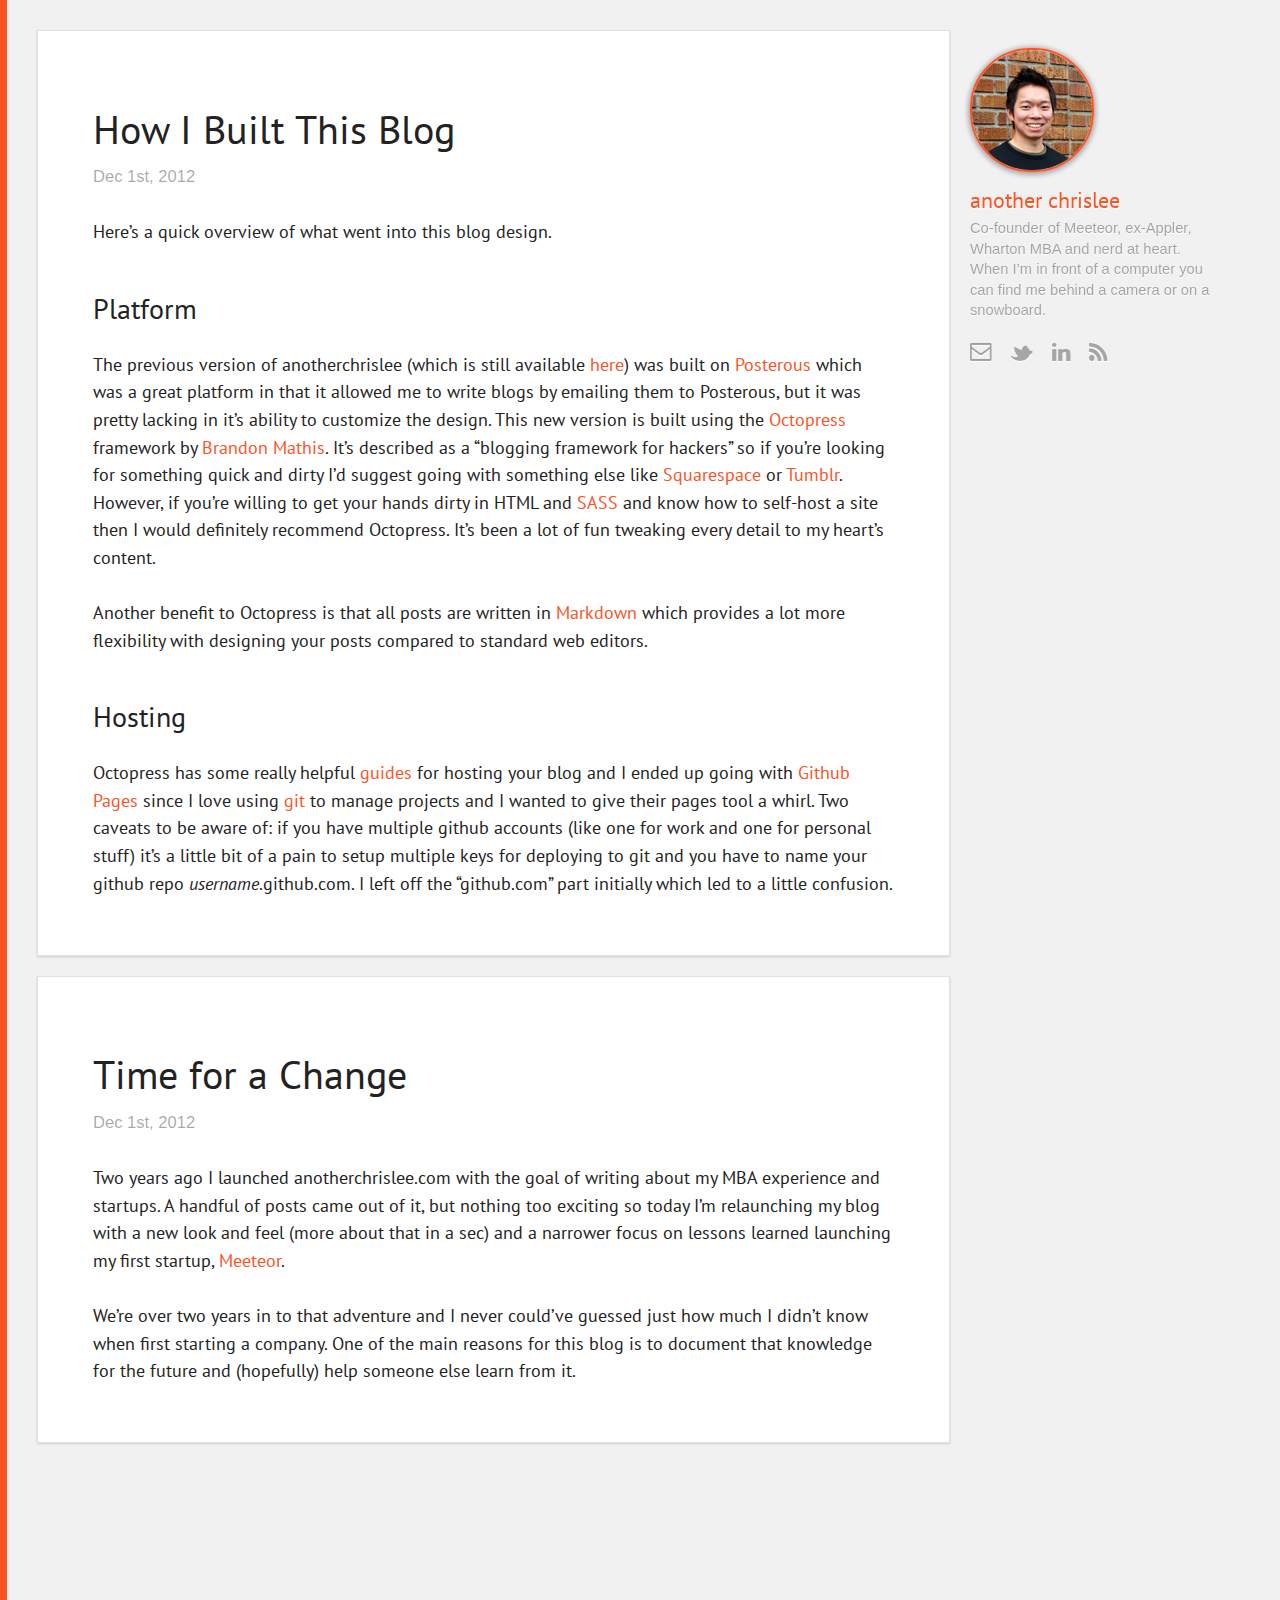
<file: index.html>
<!DOCTYPE html>
<!--[if IEMobile 7 ]><html class="no-js iem7"><![endif]-->
<!--[if lt IE 9]><html class="no-js lte-ie8"><![endif]-->
<!--[if (gt IE 8)|(gt IEMobile 7)|!(IEMobile)|!(IE)]><!--><html class="no-js" lang="en"><!--<![endif]-->
<head>
  <meta charset="utf-8">
  <title>another chrislee</title>
  <meta name="author" content="Chris Lee">

  
  <meta name="description" content="Here&#8217;s a quick overview of what went into this blog design. Platform The previous version of anotherchrislee (which is still available here) &hellip;">
  

  <!-- http://t.co/dKP3o1e -->
  <meta name="HandheldFriendly" content="True">
  <meta name="MobileOptimized" content="320">
  <meta name="viewport" content="width=device-width, initial-scale=1">

  
  <link rel="canonical" href="http://chris-lee.github.com/">
  <link href="/favicon.png" rel="icon">
  <link href="/stylesheets/screen.css" media="screen, projection" rel="stylesheet" type="text/css">
  <script src="/javascripts/modernizr-2.0.js"></script>
  <script src="/javascripts/ender.js"></script>
  <script src="/javascripts/octopress.js" type="text/javascript"></script>
  <link href="/atom.xml" rel="alternate" title="another chrislee" type="application/atom+xml">
  <!--Fonts from Google"s Web font directory at http://google.com/webfonts -->
<link href="http://fonts.googleapis.com/css?family=PT+Serif:regular,italic,bold,bolditalic" rel="stylesheet" type="text/css">
<link href="http://fonts.googleapis.com/css?family=PT+Sans:regular,italic,bold,bolditalic" rel="stylesheet" type="text/css">

  
  <script type="text/javascript">
    var _gaq = _gaq || [];
    _gaq.push(['_setAccount', 'UA-15271777-1']);
    _gaq.push(['_trackPageview']);

    (function() {
      var ga = document.createElement('script'); ga.type = 'text/javascript'; ga.async = true;
      ga.src = ('https:' == document.location.protocol ? 'https://ssl' : 'http://www') + '.google-analytics.com/ga.js';
      var s = document.getElementsByTagName('script')[0]; s.parentNode.insertBefore(ga, s);
    })();
  </script>


</head>

<body   >
  <!-- <header role="banner"><hgroup>
  <h1><a href="/">another chrislee</a></h1>
  
    <h2>startups, tech, and other fun things</h2>
  
</hgroup>

</header> -->
  <!-- <nav role="navigation"><ul class="subscription" data-subscription="rss">
  <li><a href="/atom.xml" rel="subscribe-rss" title="subscribe via RSS">RSS</a></li>
  
</ul>
  
<form action="http://google.com/search" method="get">
  <fieldset role="search">
    <input type="hidden" name="q" value="site:chris-lee.github.com" />
    <input class="search" type="text" name="q" results="0" placeholder="Search"/>
  </fieldset>
</form>
  
<ul class="main-navigation">
  <li><a href="/">Blog</a></li>
  <li><a href="/blog/archives">Archives</a></li>
</ul>

</nav> -->
  <div id="main">
    <div id="content">
      <div class="blog-index">
  
  
  
    <article>
      
  <header>
    
      <h1 class="entry-title"><a href="/blog/2012/12/01/how-i-built-this-blog/">How I Built This Blog</a></h1>
    
    
      <p class="meta">
        








  


<time datetime="2012-12-01T16:25:00-08:00" pubdate data-updated="true">Dec 1<span>st</span>, 2012</time>
        
      </p>
    
  </header>


  <div class="entry-content"><p>Here&#8217;s a quick overview of what went into this blog design.</p>

<h2>Platform</h2>

<p>The previous version of anotherchrislee (which is still available <a href="http://anotherchrislee.posterous.com">here</a>) was built on <a href="http://posterous.com">Posterous</a> which was a great platform in that it allowed me to write blogs by emailing them to Posterous, but it was pretty lacking in it&#8217;s ability to customize the design. This new version is built using the <a href="http://octopress.org">Octopress</a> framework by <a href="http://brandonmathis.com/">Brandon Mathis</a>. It&#8217;s described as a &#8220;blogging framework for hackers&#8221; so if you&#8217;re looking for something quick and dirty I&#8217;d suggest going with something else like <a href="http://squarespace.com">Squarespace</a> or <a href="http://tumblr.com">Tumblr</a>. However, if you&#8217;re willing to get your hands dirty in HTML and <a href="http://sass-lang.com">SASS</a> and know how to self-host a site then I would definitely recommend Octopress. It&#8217;s been a lot of fun tweaking every detail to my heart&#8217;s content.</p>

<p>Another benefit to Octopress is that all posts are written in <a href="http://daringfireball.net/projects/markdown/">Markdown</a> which provides a lot more flexibility with designing your posts compared to standard web editors.</p>

<h2>Hosting</h2>

<p>Octopress has some really helpful <a href="http://octopress.org/docs/deploying/">guides</a> for hosting your blog and I ended up going with <a href="http://pages.github.com/">Github Pages</a> since I love using <a href="http://git-scm.com">git</a> to manage projects and I wanted to give their pages tool a whirl. Two caveats to be aware of: if you have multiple github accounts (like one for work and one for personal stuff) it&#8217;s a little bit of a pain to setup multiple keys for deploying to git and you have to name your github repo <em>username</em>.github.com. I left off the &#8220;github.com&#8221; part initially which led to a little confusion.</p>
</div>
  
  


    </article>
  
  
    <article>
      
  <header>
    
      <h1 class="entry-title"><a href="/blog/2012/12/01/time-for-a-change/">Time for a Change</a></h1>
    
    
      <p class="meta">
        








  


<time datetime="2012-12-01T14:50:00-08:00" pubdate data-updated="true">Dec 1<span>st</span>, 2012</time>
        
      </p>
    
  </header>


  <div class="entry-content"><p>Two years ago I launched anotherchrislee.com with the goal of writing about my MBA experience and startups. A handful of posts came out of it, but nothing too exciting so today I&#8217;m relaunching my blog with a new look and feel (more about that in a sec) and a narrower focus on lessons learned launching my first startup, <a href="http://meeteor.com">Meeteor</a>.</p>

<p>We&#8217;re over two years in to that adventure and I never could&#8217;ve guessed just how much I didn&#8217;t know when first starting a company. One of the main reasons for this blog is to document that knowledge for the future and (hopefully) help someone else learn from it.</p>
</div>
  
  


    </article>
  
  <div class="pagination">
    

    
  </div>
</div>
<aside class="sidebar">
  
    <section class="about">
  <div class="headshot-container">
    <img src="/images/headshot.png">
  </div>
  <a href="/"><h1>another chrislee</h1></a>
  <p>Co-founder of Meeteor, ex-Appler, Wharton MBA and nerd at heart. When I&#8217;m in front of a computer you can find me behind a camera or on a snowboard.</p>

  <a href="mailto:chris@anotherchrislee.com?Subject=Hello" class="icon"><i class="icon-envelope"></i></a>
  <a href="http://twitter.com/lee_chris" class="icon"><i class="icon-twitter"></i></a>
  <a href="http://linkedin.com/in/thechrislee" class="icon"><i class="icon-linkedin"></i></a>
  <a href="/atom.xml" class="icon"><i class="icon-rss"></i></a>
</section>
  
</aside>

    </div>
  </div>
  <!-- <footer role="contentinfo"><p>
  Copyright &copy; 2012 - Chris Lee -
  <span class="credit">Powered by <a href="http://octopress.org">Octopress</a></span>
</p>

</footer> -->
  

<script type="text/javascript">
      var disqus_shortname = 'anotherchrislee';
      
        
        var disqus_script = 'count.js';
      
    (function () {
      var dsq = document.createElement('script'); dsq.type = 'text/javascript'; dsq.async = true;
      dsq.src = 'http://' + disqus_shortname + '.disqus.com/' + disqus_script;
      (document.getElementsByTagName('head')[0] || document.getElementsByTagName('body')[0]).appendChild(dsq);
    }());
</script>



<div id="fb-root"></div>
<script>(function(d, s, id) {
  var js, fjs = d.getElementsByTagName(s)[0];
  if (d.getElementById(id)) {return;}
  js = d.createElement(s); js.id = id;
  js.src = "//connect.facebook.net/en_US/all.js#appId=212934732101925&xfbml=1";
  fjs.parentNode.insertBefore(js, fjs);
}(document, 'script', 'facebook-jssdk'));</script>





  <script type="text/javascript">
    (function(){
      var twitterWidgets = document.createElement('script');
      twitterWidgets.type = 'text/javascript';
      twitterWidgets.async = true;
      twitterWidgets.src = 'http://platform.twitter.com/widgets.js';
      document.getElementsByTagName('head')[0].appendChild(twitterWidgets);
    })();
  </script>





</body>
</html>
</file>
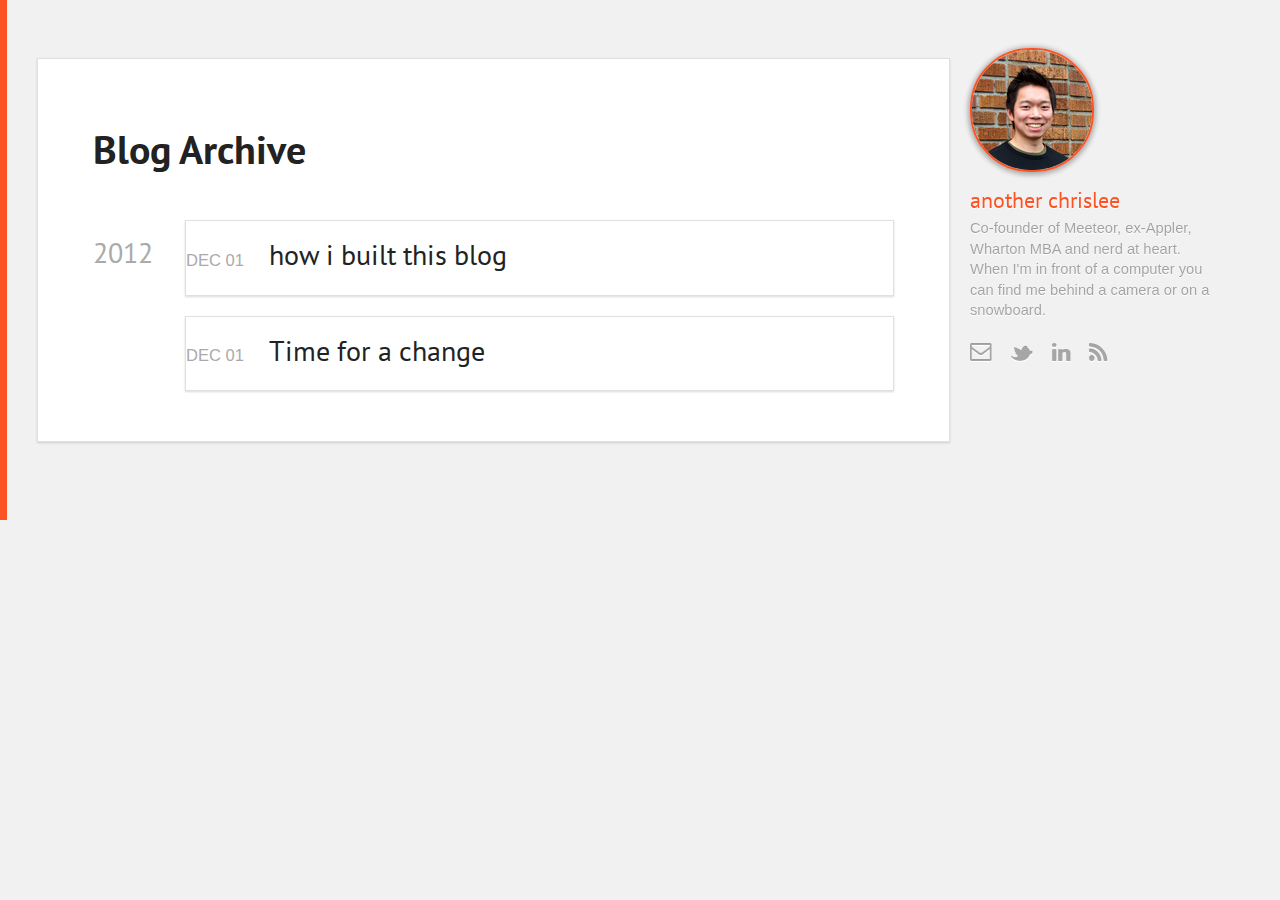
<file: blog/archives/index.html>
<!DOCTYPE html>
<!--[if IEMobile 7 ]><html class="no-js iem7"><![endif]-->
<!--[if lt IE 9]><html class="no-js lte-ie8"><![endif]-->
<!--[if (gt IE 8)|(gt IEMobile 7)|!(IEMobile)|!(IE)]><!--><html class="no-js" lang="en"><!--<![endif]-->
<head>
  <meta charset="utf-8">
  <title>Blog Archive - another chrislee</title>
  <meta name="author" content="Chris Lee">

  
  <meta name="description" content="Blog Archive 2012 how i built this blog
Dec 01 2012 Time for a change
Dec 01 2012 another chrislee Co-founder of Meeteor, ex-Appler, Wharton MBA and &hellip;">
  

  <!-- http://t.co/dKP3o1e -->
  <meta name="HandheldFriendly" content="True">
  <meta name="MobileOptimized" content="320">
  <meta name="viewport" content="width=device-width, initial-scale=1">

  
  <link rel="canonical" href="http://chris-lee.github.com/blog/archives/">
  <link href="/favicon.png" rel="icon">
  <link href="/stylesheets/screen.css" media="screen, projection" rel="stylesheet" type="text/css">
  <script src="/javascripts/modernizr-2.0.js"></script>
  <script src="/javascripts/ender.js"></script>
  <script src="/javascripts/octopress.js" type="text/javascript"></script>
  <link href="/atom.xml" rel="alternate" title="another chrislee" type="application/atom+xml">
  <!--Fonts from Google"s Web font directory at http://google.com/webfonts -->
<link href="http://fonts.googleapis.com/css?family=PT+Serif:regular,italic,bold,bolditalic" rel="stylesheet" type="text/css">
<link href="http://fonts.googleapis.com/css?family=PT+Sans:regular,italic,bold,bolditalic" rel="stylesheet" type="text/css">

  
  <script type="text/javascript">
    var _gaq = _gaq || [];
    _gaq.push(['_setAccount', 'UA-15271777-1']);
    _gaq.push(['_trackPageview']);

    (function() {
      var ga = document.createElement('script'); ga.type = 'text/javascript'; ga.async = true;
      ga.src = ('https:' == document.location.protocol ? 'https://ssl' : 'http://www') + '.google-analytics.com/ga.js';
      var s = document.getElementsByTagName('script')[0]; s.parentNode.insertBefore(ga, s);
    })();
  </script>


</head>

<body   >
  <!-- <header role="banner"><hgroup>
  <h1><a href="/">another chrislee</a></h1>
  
    <h2>startups, tech, and other fun things</h2>
  
</hgroup>

</header> -->
  <!-- <nav role="navigation"><ul class="subscription" data-subscription="rss">
  <li><a href="/atom.xml" rel="subscribe-rss" title="subscribe via RSS">RSS</a></li>
  
</ul>
  
<form action="http://google.com/search" method="get">
  <fieldset role="search">
    <input type="hidden" name="q" value="site:chris-lee.github.com" />
    <input class="search" type="text" name="q" results="0" placeholder="Search"/>
  </fieldset>
</form>
  
<ul class="main-navigation">
  <li><a href="/">Blog</a></li>
  <li><a href="/blog/archives">Archives</a></li>
</ul>

</nav> -->
  <div id="main">
    <div id="content">
      <div>
<article role="article">
  
  <header>
    <h1 class="entry-title">Blog Archive</h1>
    
  </header>
  
  <div id="blog-archives">



  
  <h2>2012</h2>

<article>
  
<h1><a href="/blog/2012/12/01/how-i-built-this-blog/">how i built this blog</a></h1>
<time datetime="2012-12-01T16:25:00-08:00" pubdate><span class='month'>Dec</span> <span class='day'>01</span> <span class='year'>2012</span></time>


</article>



<article>
  
<h1><a href="/blog/2012/12/01/time-for-a-change/">Time for a change</a></h1>
<time datetime="2012-12-01T14:50:00-08:00" pubdate><span class='month'>Dec</span> <span class='day'>01</span> <span class='year'>2012</span></time>


</article>

</div>

  
</article>

</div>

<aside class="sidebar">
  
    <section class="about">
  <div class="headshot-container">
    <img src="/images/headshot.png">
  </div>
  <a href="/"><h1>another chrislee</h1></a>
  <p>Co-founder of Meeteor, ex-Appler, Wharton MBA and nerd at heart. When I'm in front of a computer you can find me behind a camera or on a snowboard.</p>

  <a href="mailto:chris@anotherchrislee.com?Subject=Hello" class="icon"><i class="icon-envelope"></i></a>
  <a href="http://twitter.com/lee_chris" class="icon"><i class="icon-twitter"></i></a>
  <a href="http://linkedin.com/in/thechrislee" class="icon"><i class="icon-linkedin"></i></a>
  <a href="/atom.xml" class="icon"><i class="icon-rss"></i></a>
</section>
  
</aside>


    </div>
  </div>
  <!-- <footer role="contentinfo"><p>
  Copyright &copy; 2012 - Chris Lee -
  <span class="credit">Powered by <a href="http://octopress.org">Octopress</a></span>
</p>

</footer> -->
  

<script type="text/javascript">
      var disqus_shortname = 'anotherchrislee';
      
        
        var disqus_script = 'count.js';
      
    (function () {
      var dsq = document.createElement('script'); dsq.type = 'text/javascript'; dsq.async = true;
      dsq.src = 'http://' + disqus_shortname + '.disqus.com/' + disqus_script;
      (document.getElementsByTagName('head')[0] || document.getElementsByTagName('body')[0]).appendChild(dsq);
    }());
</script>



<div id="fb-root"></div>
<script>(function(d, s, id) {
  var js, fjs = d.getElementsByTagName(s)[0];
  if (d.getElementById(id)) {return;}
  js = d.createElement(s); js.id = id;
  js.src = "//connect.facebook.net/en_US/all.js#appId=212934732101925&xfbml=1";
  fjs.parentNode.insertBefore(js, fjs);
}(document, 'script', 'facebook-jssdk'));</script>





  <script type="text/javascript">
    (function(){
      var twitterWidgets = document.createElement('script');
      twitterWidgets.type = 'text/javascript';
      twitterWidgets.async = true;
      twitterWidgets.src = 'http://platform.twitter.com/widgets.js';
      document.getElementsByTagName('head')[0].appendChild(twitterWidgets);
    })();
  </script>





</body>
</html>
</file>
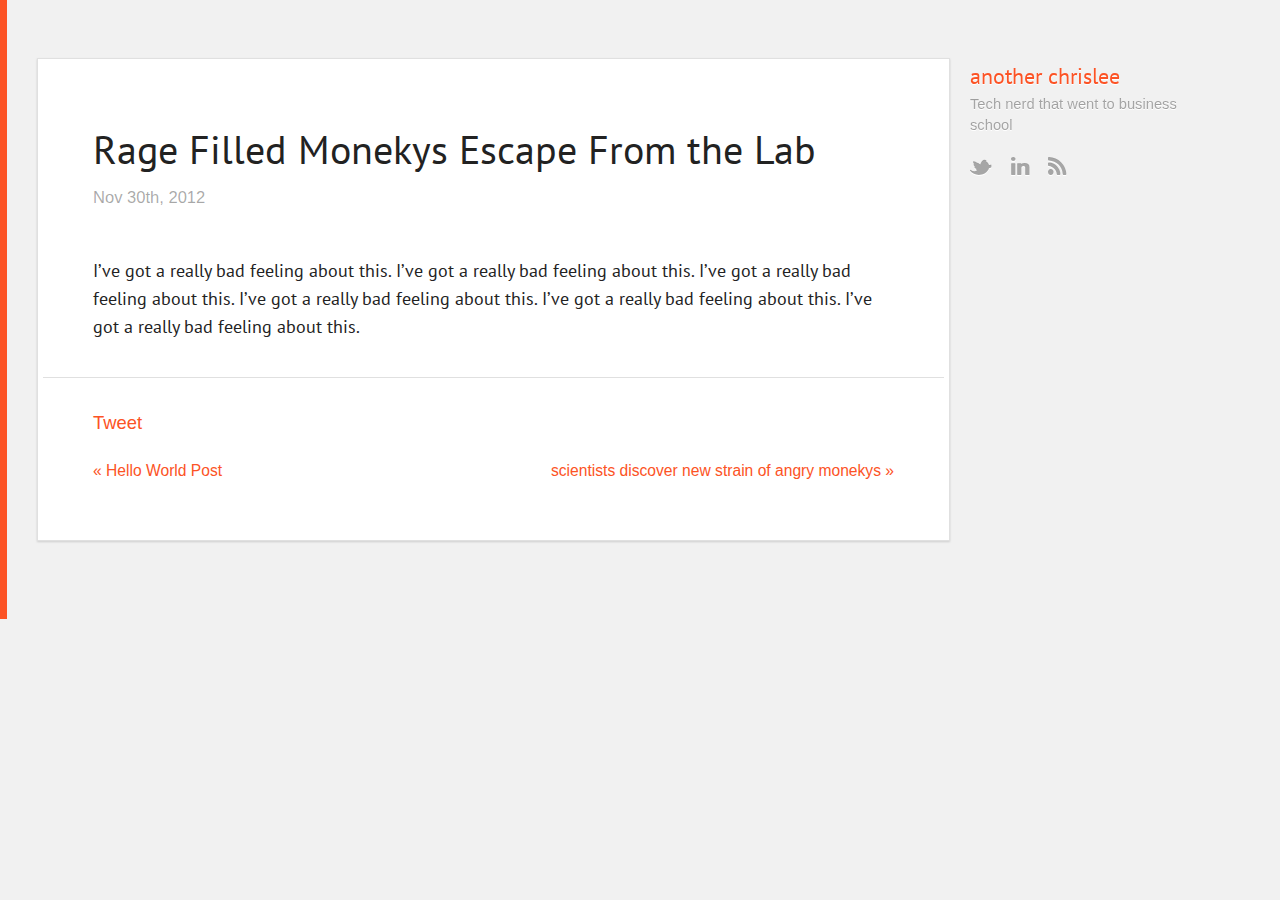
<file: blog/2012/11/30/rage-filled-monekys-escape-from-the-lab/index.html>
<!DOCTYPE html>
<!--[if IEMobile 7 ]><html class="no-js iem7"><![endif]-->
<!--[if lt IE 9]><html class="no-js lte-ie8"><![endif]-->
<!--[if (gt IE 8)|(gt IEMobile 7)|!(IEMobile)|!(IE)]><!--><html class="no-js" lang="en"><!--<![endif]-->
<head>
  <meta charset="utf-8">
  <title>rage filled monekys escape from the lab - anotherchrislee</title>
  <meta name="author" content="Chris Lee">

  
  <meta name="description" content="I&#8217;ve got a really bad feeling about this. I&#8217;ve got a really bad feeling about this. I&#8217;ve got a really bad feeling about this. I&# &hellip;">
  

  <!-- http://t.co/dKP3o1e -->
  <meta name="HandheldFriendly" content="True">
  <meta name="MobileOptimized" content="320">
  <meta name="viewport" content="width=device-width, initial-scale=1">

  
  <link rel="canonical" href="http://anotherchrislee.com/blog/2012/11/30/rage-filled-monekys-escape-from-the-lab/">
  <link href="/favicon.png" rel="icon">
  <link href="/stylesheets/screen.css" media="screen, projection" rel="stylesheet" type="text/css">
  <script src="/javascripts/modernizr-2.0.js"></script>
  <script src="/javascripts/ender.js"></script>
  <script src="/javascripts/octopress.js" type="text/javascript"></script>
  <link href="/atom.xml" rel="alternate" title="anotherchrislee" type="application/atom+xml">
  <!--Fonts from Google"s Web font directory at http://google.com/webfonts -->
<link href="http://fonts.googleapis.com/css?family=PT+Serif:regular,italic,bold,bolditalic" rel="stylesheet" type="text/css">
<link href="http://fonts.googleapis.com/css?family=PT+Sans:regular,italic,bold,bolditalic" rel="stylesheet" type="text/css">

  
  <script type="text/javascript">
    var _gaq = _gaq || [];
    _gaq.push(['_setAccount', 'UA-15271777-1']);
    _gaq.push(['_trackPageview']);

    (function() {
      var ga = document.createElement('script'); ga.type = 'text/javascript'; ga.async = true;
      ga.src = ('https:' == document.location.protocol ? 'https://ssl' : 'http://www') + '.google-analytics.com/ga.js';
      var s = document.getElementsByTagName('script')[0]; s.parentNode.insertBefore(ga, s);
    })();
  </script>


</head>

<body   >
  <!-- <header role="banner"><hgroup>
  <h1><a href="/">anotherchrislee</a></h1>
  
    <h2>startups, tech, and other fun things</h2>
  
</hgroup>

</header> -->
  <!-- <nav role="navigation"><ul class="subscription" data-subscription="rss">
  <li><a href="/atom.xml" rel="subscribe-rss" title="subscribe via RSS">RSS</a></li>
  
</ul>
  
<form action="http://google.com/search" method="get">
  <fieldset role="search">
    <input type="hidden" name="q" value="site:anotherchrislee.com" />
    <input class="search" type="text" name="q" results="0" placeholder="Search"/>
  </fieldset>
</form>
  
<ul class="main-navigation">
  <li><a href="/">Blog</a></li>
  <li><a href="/blog/archives">Archives</a></li>
</ul>

</nav> -->
  <div id="main">
    <div id="content">
      <div>
<article class="hentry" role="article">
  
  <header>
    
      <h1 class="entry-title">Rage Filled Monekys Escape From the Lab</h1>
    
    
      <p class="meta">
        








  


<time datetime="2012-11-30T00:34:00-08:00" pubdate data-updated="true">Nov 30<span>th</span>, 2012</time>
        
      </p>
    
  </header>


<div class="entry-content"><p>I&#8217;ve got a really bad feeling about this. I&#8217;ve got a really bad feeling about this. I&#8217;ve got a really bad feeling about this. I&#8217;ve got a really bad feeling about this. I&#8217;ve got a really bad feeling about this. I&#8217;ve got a really bad feeling about this.</p>
</div>


  <footer>
    <p class="meta">
      <!-- 
  

<span class="byline author vcard">Posted by <span class="fn">Chris Lee</span></span>

      








  


<time datetime="2012-11-30T00:34:00-08:00" pubdate data-updated="true">Nov 30<span>th</span>, 2012</time> -->
      


    </p>
    
      <div class="sharing">
  
  <a href="http://twitter.com/share" class="twitter-share-button" data-url="http://anotherchrislee.com/blog/2012/11/30/rage-filled-monekys-escape-from-the-lab/" data-via="" data-counturl="http://anotherchrislee.com/blog/2012/11/30/rage-filled-monekys-escape-from-the-lab/" >Tweet</a>
  
  
  
    <div class="fb-like" data-send="true" data-width="450" data-show-faces="false"></div>
  
</div>

    
    <p class="meta">
      
        <a class="basic-alignment left" href="/blog/2012/11/28/hello-world-post/" title="Previous Post: Hello World Post">&laquo; Hello World Post</a>
      
      
        <a class="basic-alignment right" href="/blog/2012/11/30/scientists-discover-new-strain-of-angry-monekys/" title="Next Post: scientists discover new strain of angry monekys">scientists discover new strain of angry monekys &raquo;</a>
      
    </p>
  </footer>
</article>

</div>

<aside class="sidebar">
  
    <section class="about">
  <a href="/"><h1>another chrislee</h1></a>
  <p>Tech nerd that went to business school</p>

  <a href="http://twitter.com/lee_chris" class="icon"><i class="icon-twitter"></i></a>
  <a href="http://linkedin.com/in/thechrislee" class="icon"><i class="icon-linkedin"></i></a>
  <a href="http://anotherchrislee.com/atom.xml" class="icon"><i class="icon-rss"></i></a>

</section>

  
</aside>


    </div>
  </div>
  <!-- <footer role="contentinfo"><p>
  Copyright &copy; 2012 - Chris Lee -
  <span class="credit">Powered by <a href="http://octopress.org">Octopress</a></span>
</p>

</footer> -->
  



<div id="fb-root"></div>
<script>(function(d, s, id) {
  var js, fjs = d.getElementsByTagName(s)[0];
  if (d.getElementById(id)) {return;}
  js = d.createElement(s); js.id = id;
  js.src = "//connect.facebook.net/en_US/all.js#appId=212934732101925&xfbml=1";
  fjs.parentNode.insertBefore(js, fjs);
}(document, 'script', 'facebook-jssdk'));</script>





  <script type="text/javascript">
    (function(){
      var twitterWidgets = document.createElement('script');
      twitterWidgets.type = 'text/javascript';
      twitterWidgets.async = true;
      twitterWidgets.src = 'http://platform.twitter.com/widgets.js';
      document.getElementsByTagName('head')[0].appendChild(twitterWidgets);
    })();
  </script>





</body>
</html>
</file>
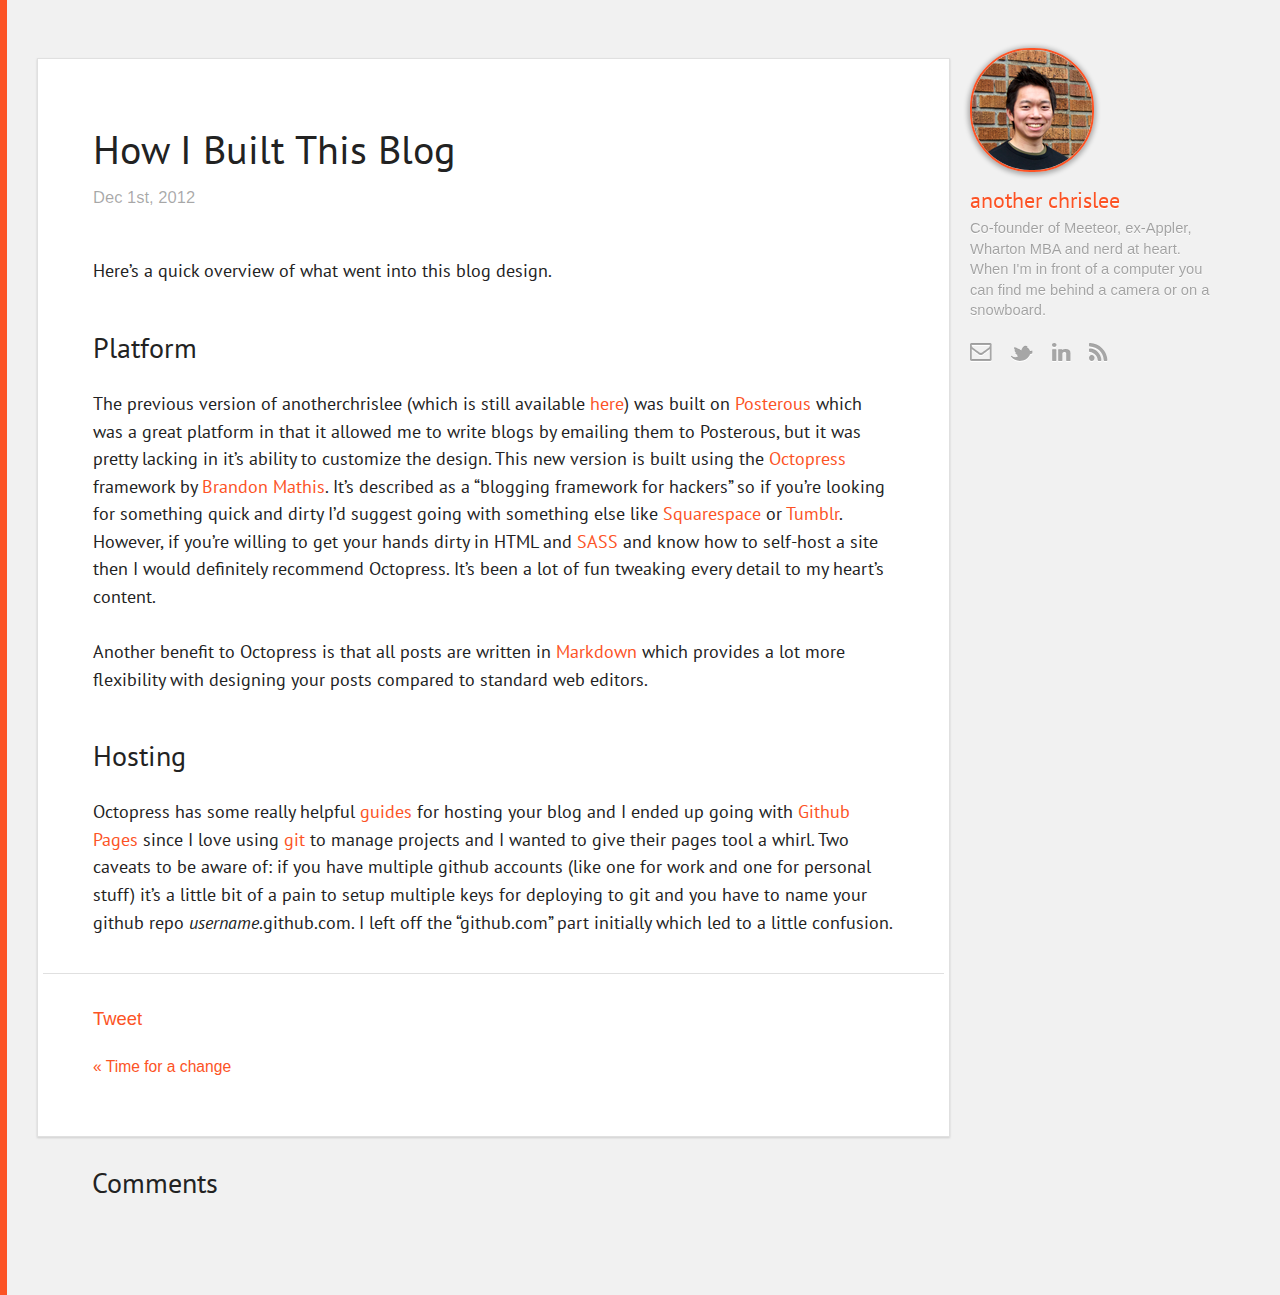
<file: blog/2012/12/01/how-i-built-this-blog/index.html>
<!DOCTYPE html>
<!--[if IEMobile 7 ]><html class="no-js iem7"><![endif]-->
<!--[if lt IE 9]><html class="no-js lte-ie8"><![endif]-->
<!--[if (gt IE 8)|(gt IEMobile 7)|!(IEMobile)|!(IE)]><!--><html class="no-js" lang="en"><!--<![endif]-->
<head>
  <meta charset="utf-8">
  <title>how i built this blog - another chrislee</title>
  <meta name="author" content="Chris Lee">

  
  <meta name="description" content="Here&#8217;s a quick overview of what went into this blog design. Platform The previous version of anotherchrislee (which is still available here) &hellip;">
  

  <!-- http://t.co/dKP3o1e -->
  <meta name="HandheldFriendly" content="True">
  <meta name="MobileOptimized" content="320">
  <meta name="viewport" content="width=device-width, initial-scale=1">

  
  <link rel="canonical" href="http://chris-lee.github.com/blog/2012/12/01/how-i-built-this-blog/">
  <link href="/favicon.png" rel="icon">
  <link href="/stylesheets/screen.css" media="screen, projection" rel="stylesheet" type="text/css">
  <script src="/javascripts/modernizr-2.0.js"></script>
  <script src="/javascripts/ender.js"></script>
  <script src="/javascripts/octopress.js" type="text/javascript"></script>
  <link href="/atom.xml" rel="alternate" title="another chrislee" type="application/atom+xml">
  <!--Fonts from Google"s Web font directory at http://google.com/webfonts -->
<link href="http://fonts.googleapis.com/css?family=PT+Serif:regular,italic,bold,bolditalic" rel="stylesheet" type="text/css">
<link href="http://fonts.googleapis.com/css?family=PT+Sans:regular,italic,bold,bolditalic" rel="stylesheet" type="text/css">

  
  <script type="text/javascript">
    var _gaq = _gaq || [];
    _gaq.push(['_setAccount', 'UA-15271777-1']);
    _gaq.push(['_trackPageview']);

    (function() {
      var ga = document.createElement('script'); ga.type = 'text/javascript'; ga.async = true;
      ga.src = ('https:' == document.location.protocol ? 'https://ssl' : 'http://www') + '.google-analytics.com/ga.js';
      var s = document.getElementsByTagName('script')[0]; s.parentNode.insertBefore(ga, s);
    })();
  </script>


</head>

<body   >
  <!-- <header role="banner"><hgroup>
  <h1><a href="/">another chrislee</a></h1>
  
    <h2>startups, tech, and other fun things</h2>
  
</hgroup>

</header> -->
  <!-- <nav role="navigation"><ul class="subscription" data-subscription="rss">
  <li><a href="/atom.xml" rel="subscribe-rss" title="subscribe via RSS">RSS</a></li>
  
</ul>
  
<form action="http://google.com/search" method="get">
  <fieldset role="search">
    <input type="hidden" name="q" value="site:chris-lee.github.com" />
    <input class="search" type="text" name="q" results="0" placeholder="Search"/>
  </fieldset>
</form>
  
<ul class="main-navigation">
  <li><a href="/">Blog</a></li>
  <li><a href="/blog/archives">Archives</a></li>
</ul>

</nav> -->
  <div id="main">
    <div id="content">
      <div>
<article class="hentry" role="article">
  
  <header>
    
      <h1 class="entry-title">How I Built This Blog</h1>
    
    
      <p class="meta">
        








  


<time datetime="2012-12-01T16:25:00-08:00" pubdate data-updated="true">Dec 1<span>st</span>, 2012</time>
        
      </p>
    
  </header>


<div class="entry-content"><p>Here&#8217;s a quick overview of what went into this blog design.</p>

<h2>Platform</h2>

<p>The previous version of anotherchrislee (which is still available <a href="http://anotherchrislee.posterous.com">here</a>) was built on <a href="http://posterous.com">Posterous</a> which was a great platform in that it allowed me to write blogs by emailing them to Posterous, but it was pretty lacking in it&#8217;s ability to customize the design. This new version is built using the <a href="http://octopress.org">Octopress</a> framework by <a href="http://brandonmathis.com/">Brandon Mathis</a>. It&#8217;s described as a &#8220;blogging framework for hackers&#8221; so if you&#8217;re looking for something quick and dirty I&#8217;d suggest going with something else like <a href="http://squarespace.com">Squarespace</a> or <a href="http://tumblr.com">Tumblr</a>. However, if you&#8217;re willing to get your hands dirty in HTML and <a href="http://sass-lang.com">SASS</a> and know how to self-host a site then I would definitely recommend Octopress. It&#8217;s been a lot of fun tweaking every detail to my heart&#8217;s content.</p>

<p>Another benefit to Octopress is that all posts are written in <a href="http://daringfireball.net/projects/markdown/">Markdown</a> which provides a lot more flexibility with designing your posts compared to standard web editors.</p>

<h2>Hosting</h2>

<p>Octopress has some really helpful <a href="http://octopress.org/docs/deploying/">guides</a> for hosting your blog and I ended up going with <a href="http://pages.github.com/">Github Pages</a> since I love using <a href="http://git-scm.com">git</a> to manage projects and I wanted to give their pages tool a whirl. Two caveats to be aware of: if you have multiple github accounts (like one for work and one for personal stuff) it&#8217;s a little bit of a pain to setup multiple keys for deploying to git and you have to name your github repo <em>username</em>.github.com. I left off the &#8220;github.com&#8221; part initially which led to a little confusion.</p>
</div>


  <footer>
    <p class="meta">
      <!-- 
  

<span class="byline author vcard">Posted by <span class="fn">Chris Lee</span></span>

      








  


<time datetime="2012-12-01T16:25:00-08:00" pubdate data-updated="true">Dec 1<span>st</span>, 2012</time> -->
      


    </p>
    
      <div class="sharing">
  
  <a href="http://twitter.com/share" class="twitter-share-button" data-url="http://chris-lee.github.com/blog/2012/12/01/how-i-built-this-blog/" data-via="" data-counturl="http://chris-lee.github.com/blog/2012/12/01/how-i-built-this-blog/" >Tweet</a>
  
  
  
    <div class="fb-like" data-send="true" data-width="450" data-show-faces="false"></div>
  
</div>

    
    <p class="meta">
      
        <a class="basic-alignment left" href="/blog/2012/12/01/time-for-a-change/" title="Previous Post: Time for a change">&laquo; Time for a change</a>
      
      
    </p>
  </footer>
</article>

  <section class="disqus">
    <h1>Comments</h1>
    <div id="disqus_thread" aria-live="polite"><noscript>Please enable JavaScript to view the <a href="http://disqus.com/?ref_noscript">comments powered by Disqus.</a></noscript>
</div>
  </section>

</div>

<aside class="sidebar">
  
    <section class="about">
  <div class="headshot-container">
    <img src="/images/headshot.png">
  </div>
  <a href="/"><h1>another chrislee</h1></a>
  <p>Co-founder of Meeteor, ex-Appler, Wharton MBA and nerd at heart. When I'm in front of a computer you can find me behind a camera or on a snowboard.</p>

  <a href="mailto:chris@anotherchrislee.com?Subject=Hello" class="icon"><i class="icon-envelope"></i></a>
  <a href="http://twitter.com/lee_chris" class="icon"><i class="icon-twitter"></i></a>
  <a href="http://linkedin.com/in/thechrislee" class="icon"><i class="icon-linkedin"></i></a>
  <a href="/atom.xml" class="icon"><i class="icon-rss"></i></a>
</section>
  
</aside>


    </div>
  </div>
  <!-- <footer role="contentinfo"><p>
  Copyright &copy; 2012 - Chris Lee -
  <span class="credit">Powered by <a href="http://octopress.org">Octopress</a></span>
</p>

</footer> -->
  

<script type="text/javascript">
      var disqus_shortname = 'anotherchrislee';
      
        
        // var disqus_developer = 1;
        var disqus_identifier = 'http://chris-lee.github.com/blog/2012/12/01/how-i-built-this-blog/';
        var disqus_url = 'http://chris-lee.github.com/blog/2012/12/01/how-i-built-this-blog/';
        var disqus_script = 'embed.js';
      
    (function () {
      var dsq = document.createElement('script'); dsq.type = 'text/javascript'; dsq.async = true;
      dsq.src = 'http://' + disqus_shortname + '.disqus.com/' + disqus_script;
      (document.getElementsByTagName('head')[0] || document.getElementsByTagName('body')[0]).appendChild(dsq);
    }());
</script>



<div id="fb-root"></div>
<script>(function(d, s, id) {
  var js, fjs = d.getElementsByTagName(s)[0];
  if (d.getElementById(id)) {return;}
  js = d.createElement(s); js.id = id;
  js.src = "//connect.facebook.net/en_US/all.js#appId=212934732101925&xfbml=1";
  fjs.parentNode.insertBefore(js, fjs);
}(document, 'script', 'facebook-jssdk'));</script>





  <script type="text/javascript">
    (function(){
      var twitterWidgets = document.createElement('script');
      twitterWidgets.type = 'text/javascript';
      twitterWidgets.async = true;
      twitterWidgets.src = 'http://platform.twitter.com/widgets.js';
      document.getElementsByTagName('head')[0].appendChild(twitterWidgets);
    })();
  </script>





</body>
</html>
</file>
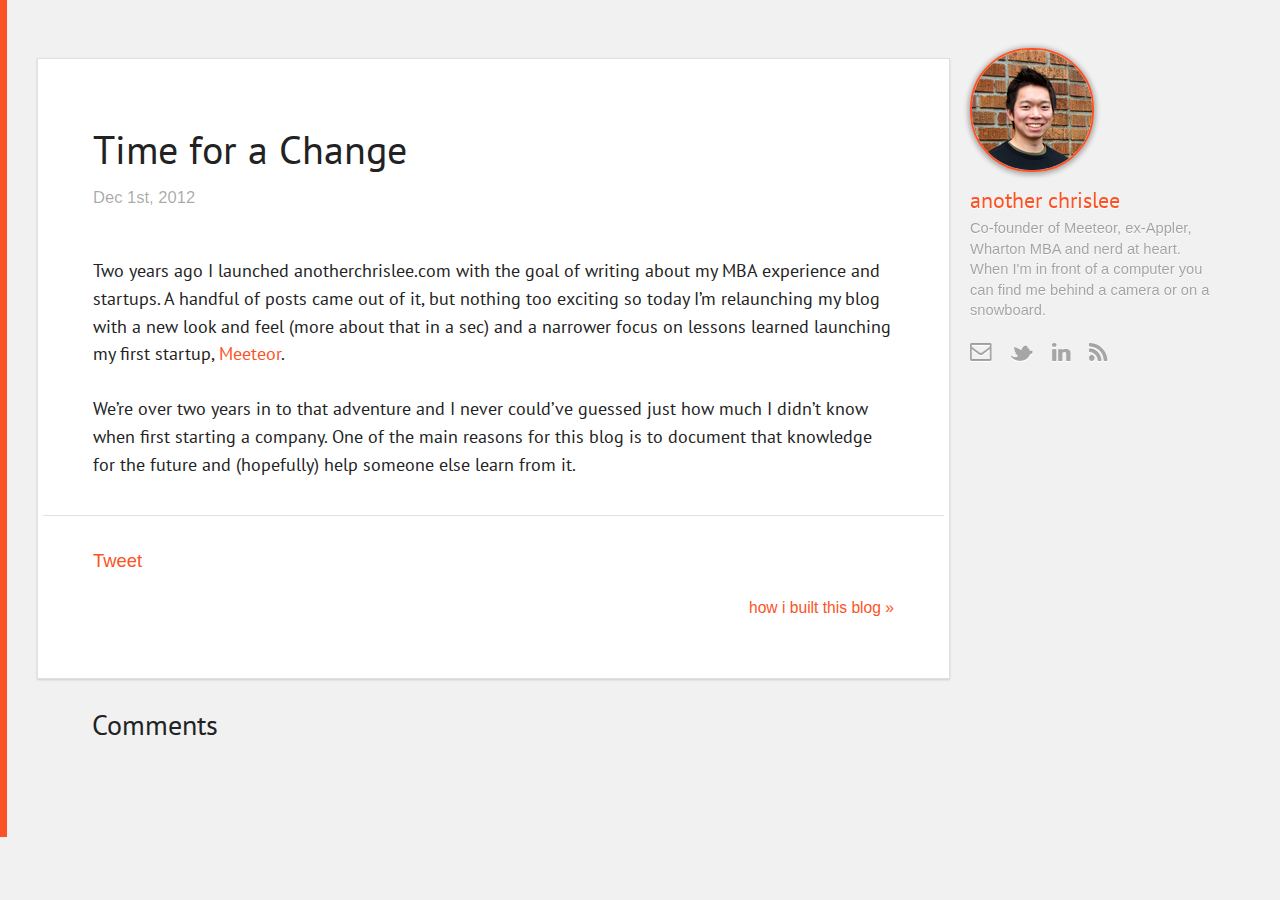
<file: blog/2012/12/01/time-for-a-change/index.html>
<!DOCTYPE html>
<!--[if IEMobile 7 ]><html class="no-js iem7"><![endif]-->
<!--[if lt IE 9]><html class="no-js lte-ie8"><![endif]-->
<!--[if (gt IE 8)|(gt IEMobile 7)|!(IEMobile)|!(IE)]><!--><html class="no-js" lang="en"><!--<![endif]-->
<head>
  <meta charset="utf-8">
  <title>Time for a change - another chrislee</title>
  <meta name="author" content="Chris Lee">

  
  <meta name="description" content="Two years ago I launched anotherchrislee.com with the goal of writing about my MBA experience and startups. A handful of posts came out of it, but &hellip;">
  

  <!-- http://t.co/dKP3o1e -->
  <meta name="HandheldFriendly" content="True">
  <meta name="MobileOptimized" content="320">
  <meta name="viewport" content="width=device-width, initial-scale=1">

  
  <link rel="canonical" href="http://chris-lee.github.com/blog/2012/12/01/time-for-a-change/">
  <link href="/favicon.png" rel="icon">
  <link href="/stylesheets/screen.css" media="screen, projection" rel="stylesheet" type="text/css">
  <script src="/javascripts/modernizr-2.0.js"></script>
  <script src="/javascripts/ender.js"></script>
  <script src="/javascripts/octopress.js" type="text/javascript"></script>
  <link href="/atom.xml" rel="alternate" title="another chrislee" type="application/atom+xml">
  <!--Fonts from Google"s Web font directory at http://google.com/webfonts -->
<link href="http://fonts.googleapis.com/css?family=PT+Serif:regular,italic,bold,bolditalic" rel="stylesheet" type="text/css">
<link href="http://fonts.googleapis.com/css?family=PT+Sans:regular,italic,bold,bolditalic" rel="stylesheet" type="text/css">

  
  <script type="text/javascript">
    var _gaq = _gaq || [];
    _gaq.push(['_setAccount', 'UA-15271777-1']);
    _gaq.push(['_trackPageview']);

    (function() {
      var ga = document.createElement('script'); ga.type = 'text/javascript'; ga.async = true;
      ga.src = ('https:' == document.location.protocol ? 'https://ssl' : 'http://www') + '.google-analytics.com/ga.js';
      var s = document.getElementsByTagName('script')[0]; s.parentNode.insertBefore(ga, s);
    })();
  </script>


</head>

<body   >
  <!-- <header role="banner"><hgroup>
  <h1><a href="/">another chrislee</a></h1>
  
    <h2>startups, tech, and other fun things</h2>
  
</hgroup>

</header> -->
  <!-- <nav role="navigation"><ul class="subscription" data-subscription="rss">
  <li><a href="/atom.xml" rel="subscribe-rss" title="subscribe via RSS">RSS</a></li>
  
</ul>
  
<form action="http://google.com/search" method="get">
  <fieldset role="search">
    <input type="hidden" name="q" value="site:chris-lee.github.com" />
    <input class="search" type="text" name="q" results="0" placeholder="Search"/>
  </fieldset>
</form>
  
<ul class="main-navigation">
  <li><a href="/">Blog</a></li>
  <li><a href="/blog/archives">Archives</a></li>
</ul>

</nav> -->
  <div id="main">
    <div id="content">
      <div>
<article class="hentry" role="article">
  
  <header>
    
      <h1 class="entry-title">Time for a Change</h1>
    
    
      <p class="meta">
        








  


<time datetime="2012-12-01T14:50:00-08:00" pubdate data-updated="true">Dec 1<span>st</span>, 2012</time>
        
      </p>
    
  </header>


<div class="entry-content"><p>Two years ago I launched anotherchrislee.com with the goal of writing about my MBA experience and startups. A handful of posts came out of it, but nothing too exciting so today I&#8217;m relaunching my blog with a new look and feel (more about that in a sec) and a narrower focus on lessons learned launching my first startup, <a href="http://meeteor.com">Meeteor</a>.</p>

<p>We&#8217;re over two years in to that adventure and I never could&#8217;ve guessed just how much I didn&#8217;t know when first starting a company. One of the main reasons for this blog is to document that knowledge for the future and (hopefully) help someone else learn from it.</p>
</div>


  <footer>
    <p class="meta">
      <!-- 
  

<span class="byline author vcard">Posted by <span class="fn">Chris Lee</span></span>

      








  


<time datetime="2012-12-01T14:50:00-08:00" pubdate data-updated="true">Dec 1<span>st</span>, 2012</time> -->
      


    </p>
    
      <div class="sharing">
  
  <a href="http://twitter.com/share" class="twitter-share-button" data-url="http://chris-lee.github.com/blog/2012/12/01/time-for-a-change/" data-via="" data-counturl="http://chris-lee.github.com/blog/2012/12/01/time-for-a-change/" >Tweet</a>
  
  
  
    <div class="fb-like" data-send="true" data-width="450" data-show-faces="false"></div>
  
</div>

    
    <p class="meta">
      
      
        <a class="basic-alignment right" href="/blog/2012/12/01/how-i-built-this-blog/" title="Next Post: how i built this blog">how i built this blog &raquo;</a>
      
    </p>
  </footer>
</article>

  <section class="disqus">
    <h1>Comments</h1>
    <div id="disqus_thread" aria-live="polite"><noscript>Please enable JavaScript to view the <a href="http://disqus.com/?ref_noscript">comments powered by Disqus.</a></noscript>
</div>
  </section>

</div>

<aside class="sidebar">
  
    <section class="about">
  <div class="headshot-container">
    <img src="/images/headshot.png">
  </div>
  <a href="/"><h1>another chrislee</h1></a>
  <p>Co-founder of Meeteor, ex-Appler, Wharton MBA and nerd at heart. When I'm in front of a computer you can find me behind a camera or on a snowboard.</p>

  <a href="mailto:chris@anotherchrislee.com?Subject=Hello" class="icon"><i class="icon-envelope"></i></a>
  <a href="http://twitter.com/lee_chris" class="icon"><i class="icon-twitter"></i></a>
  <a href="http://linkedin.com/in/thechrislee" class="icon"><i class="icon-linkedin"></i></a>
  <a href="/atom.xml" class="icon"><i class="icon-rss"></i></a>
</section>
  
</aside>


    </div>
  </div>
  <!-- <footer role="contentinfo"><p>
  Copyright &copy; 2012 - Chris Lee -
  <span class="credit">Powered by <a href="http://octopress.org">Octopress</a></span>
</p>

</footer> -->
  

<script type="text/javascript">
      var disqus_shortname = 'anotherchrislee';
      
        
        // var disqus_developer = 1;
        var disqus_identifier = 'http://chris-lee.github.com/blog/2012/12/01/time-for-a-change/';
        var disqus_url = 'http://chris-lee.github.com/blog/2012/12/01/time-for-a-change/';
        var disqus_script = 'embed.js';
      
    (function () {
      var dsq = document.createElement('script'); dsq.type = 'text/javascript'; dsq.async = true;
      dsq.src = 'http://' + disqus_shortname + '.disqus.com/' + disqus_script;
      (document.getElementsByTagName('head')[0] || document.getElementsByTagName('body')[0]).appendChild(dsq);
    }());
</script>



<div id="fb-root"></div>
<script>(function(d, s, id) {
  var js, fjs = d.getElementsByTagName(s)[0];
  if (d.getElementById(id)) {return;}
  js = d.createElement(s); js.id = id;
  js.src = "//connect.facebook.net/en_US/all.js#appId=212934732101925&xfbml=1";
  fjs.parentNode.insertBefore(js, fjs);
}(document, 'script', 'facebook-jssdk'));</script>





  <script type="text/javascript">
    (function(){
      var twitterWidgets = document.createElement('script');
      twitterWidgets.type = 'text/javascript';
      twitterWidgets.async = true;
      twitterWidgets.src = 'http://platform.twitter.com/widgets.js';
      document.getElementsByTagName('head')[0].appendChild(twitterWidgets);
    })();
  </script>





</body>
</html>
</file>
<file: stylesheets/screen.css>
html,body,div,span,applet,object,iframe,h1,h2,h3,h4,h5,h6,p,blockquote,pre,a,abbr,acronym,address,big,cite,code,del,dfn,em,img,ins,kbd,q,s,samp,small,strike,strong,sub,sup,tt,var,b,u,i,center,dl,dt,dd,ol,ul,li,fieldset,form,label,legend,table,caption,tbody,tfoot,thead,tr,th,td,article,aside,canvas,details,embed,figure,figcaption,footer,header,hgroup,menu,nav,output,ruby,section,summary,time,mark,audio,video{margin:0;padding:0;border:0;font:inherit;font-size:100%;vertical-align:baseline}html{line-height:1}ol,ul{list-style:none}table{border-collapse:collapse;border-spacing:0}caption,th,td{text-align:left;font-weight:normal;vertical-align:middle}q,blockquote{quotes:none}q:before,q:after,blockquote:before,blockquote:after{content:"";content:none}a img{border:none}article,aside,details,figcaption,figure,footer,header,hgroup,menu,nav,section,summary{display:block}article,aside,details,figcaption,figure,footer,header,hgroup,menu,nav,section,summary{display:block}a{-webkit-transition:0.15s;-moz-transition:0.15s;-o-transition:0.15s;transition:0.15s;color:#fc5325;text-decoration:none;border-bottom:solid 1px transparent}a:hover{border-bottom:solid 1px #fc5325}html{background:#f1f1f1}html body{background-color:#f1f1f1}html body #main{border-left:solid 7px #fc5325;background:transparent}.heading,body>header h1,h1,h2,h3,h4,h5,h6{font-family:"PT Sans","Verdana",sans-serif}.sans,body>header h2,article header p.meta,article>footer,#content .blog-index footer,html .gist .gist-file .gist-meta,#blog-archives a.category,#blog-archives time,aside.sidebar section,body>footer{font-family:"Helvetica Neue","Optima",sans-serif}.serif,body,#content .blog-index a[rel=full-article]{font-family:"PT Sans","Baskerville",serif}.mono,pre,code,tt,p code,li code{font-family:"Courier",monospace}body>header h1{font-size:2.2em;font-family:"PT Sans","Futura",sans-serif;font-weight:normal;line-height:1.2em;margin-bottom:0.6667em}body>header h2{font-family:"PT Sans","Futura",sans-serif}body{line-height:1.5em;color:#222}h1{font-size:2.2em;line-height:1.2em}@media only screen and (min-width: 992px){body{font-size:1.15em}}h1,h2,h3,h4,h5,h6{text-rendering:optimizelegibility;margin-bottom:1em;font-weight:bold}h2,section h1{font-size:1.5em;font-weight:normal}h3,section h2,section section h1{font-size:1.3em;font-weight:normal}h4,section h3,section section h2,section section section h1{font-size:1em;font-weight:normal}h5,section h4,section section h3{font-size:.9em;font-weight:normal}h6,section h5,section section h4,section section section h3{font-size:.8em;font-weight:normal}p,blockquote,ul,ol{margin-bottom:1.5em}ul{list-style-type:disc}ul ul{list-style-type:circle;margin-bottom:0px}ul ul ul{list-style-type:square;margin-bottom:0px}ol{list-style-type:decimal}ol ol{list-style-type:lower-alpha;margin-bottom:0px}ol ol ol{list-style-type:lower-roman;margin-bottom:0px}ul,ul ul,ul ol,ol,ol ul,ol ol{margin-left:1.3em}strong{font-weight:bold}em{font-style:italic}sup,sub{font-size:0.8em;position:relative;display:inline-block}sup{top:-0.5em}sub{bottom:-0.5em}q{font-style:italic}q:before{content:"\201C"}q:after{content:"\201D"}em,dfn{font-style:italic}strong,dfn{font-weight:bold}del,s{text-decoration:line-through}abbr,acronym{border-bottom:1px dotted;cursor:help}sub,sup{line-height:0}hr{margin-bottom:0.2em}small{font-size:.8em}big{font-size:1.2em}blockquote{font-style:italic;position:relative;font-size:1.2em;line-height:1.5em;padding-left:1em;border-left:4px solid rgba(170,170,170,0.5)}blockquote cite{font-style:italic}blockquote cite a{color:#aaa !important;word-wrap:break-word}blockquote cite:before{content:'\2014';padding-right:.3em;padding-left:.3em;color:#aaa}@media only screen and (min-width: 992px){blockquote{padding-left:1.5em;border-left-width:4px}}.pullquote-right:before,.pullquote-left:before{padding:0;border:none;content:attr(data-pullquote);float:right;width:45%;margin:.5em 0 1em 1.5em;position:relative;top:7px;font-size:1.4em;line-height:1.45em}.pullquote-left:before{float:left;margin:.5em 1.5em 1em 0}.force-wrap,article a,aside.sidebar a{white-space:-moz-pre-wrap;white-space:-pre-wrap;white-space:-o-pre-wrap;white-space:pre-wrap;word-wrap:break-word}.group,body>header,body>nav,body>footer,body #content>article,body #content>div>article,body #content>div>section,body div.pagination,aside.sidebar,#main,#content,.sidebar{*zoom:1}.group:after,body>header:after,body>nav:after,body>footer:after,body #content>article:after,body #content>div>article:after,body #content>div>section:after,body div.pagination:after,aside.sidebar:after,#main:after,#content:after,.sidebar:after{content:"";display:table;clear:both}body{-webkit-text-size-adjust:none;position:relative;margin:0 auto}body>header,body>nav,body>footer,body #content>article,body #content>div>article,body #content>div>section{padding-left:18px;padding-right:18px}@media only screen and (min-width: 480px){body>header,body>nav,body>footer,body #content>article,body #content>div>article,body #content>div>section{padding-left:25px;padding-right:25px}}@media only screen and (min-width: 768px){body>header,body>nav,body>footer,body #content>article,body #content>div>article,body #content>div>section{padding-left:35px;padding-right:35px}}@media only screen and (min-width: 992px){body>header,body>nav,body>footer,body #content>article,body #content>div>article,body #content>div>section{padding-left:55px;padding-right:55px}}body div.pagination{margin-left:18px;margin-right:18px}@media only screen and (min-width: 480px){body div.pagination{margin-left:25px;margin-right:25px}}@media only screen and (min-width: 768px){body div.pagination{margin-left:35px;margin-right:35px}}@media only screen and (min-width: 992px){body div.pagination{margin-left:55px;margin-right:55px}}body>header{font-size:1em;padding-top:1.5em;padding-bottom:1.5em}#content{overflow:hidden;max-width:1000px}#content>div,#content>article{width:100%}aside.sidebar{float:none;padding:0 18px 1px}.flex-content,article img,article video,article .flash-video,aside.sidebar img{max-width:100%;height:auto}.basic-alignment.left,article img.left,article video.left,article .left.flash-video,aside.sidebar img.left{float:left;margin-right:1.5em}.basic-alignment.right,article img.right,article video.right,article .right.flash-video,aside.sidebar img.right{float:right;margin-left:1.5em}.basic-alignment.center,article img.center,article video.center,article .center.flash-video,aside.sidebar img.center{display:block;margin:0 auto 1.5em}.basic-alignment.left,article img.left,article video.left,article .left.flash-video,aside.sidebar img.left,.basic-alignment.right,article img.right,article video.right,article .right.flash-video,aside.sidebar img.right{margin-bottom:.8em}.toggle-sidebar,.no-sidebar .toggle-sidebar{display:none}body.sidebar-footer #content{margin-right:0px}body.sidebar-footer .toggle-sidebar{display:none}@media only screen and (min-width: 550px){body>header{font-size:1em}}#main{padding:30px}@media only screen and (min-width: 768px){body{-webkit-text-size-adjust:auto}body>header{font-size:1.2em}#content{overflow:visible;margin-right:250px;position:relative}.no-sidebar #content{margin-right:0;border-right:0}.collapse-sidebar #content{margin-right:20px}#content>div,#content>article{padding-top:17.5px;padding-bottom:17.5px;float:left}aside.sidebar{width:220px;padding:0 15px 15px;background:none;clear:none;float:left;margin:0 -100% 0 0}aside.sidebar section{width:auto;margin-left:0}aside.sidebar section.odd,aside.sidebar section.even{float:none;width:auto;margin-left:0}}@media only screen and (min-width: 992px){body>header{font-size:1.3em}#content{margin-right:300px}#content>div,#content>article{padding-top:27.5px;padding-bottom:27.5px}aside.sidebar{width:260px;padding:1.2em 20px 20px}.collapse-sidebar aside.sidebar{padding-left:55px;padding-right:55px}}@media only screen and (min-width: 768px){ul,ol{margin-left:0}}section.disqus{margin-top:20px}@media only screen and (min-width: 768px){aside.sidebar{padding-top:18px}section.disqus{padding:10px 80px}}@media only screen and (max-width: 768px){section.about{position:static !important}}@media only screen and (max-width: 992px){section.disqus{padding:10px 50px !important}}body>header{background:#333}body>header h1{display:inline-block;margin:0}body>header h1 a,body>header h1 a:visited,body>header h1 a:hover{color:#f2f2f2;text-decoration:none}body>header h2{margin:.2em 0 0;font-size:1em;color:#aaa;font-weight:normal}body>nav{position:relative;background-color:#ccc;background:url('/images/noise.png?1354409368'),-webkit-gradient(linear, 50% 0%, 50% 100%, color-stop(0%, #e0e0e0), color-stop(50%, #cccccc), color-stop(100%, #b0b0b0));background:url('/images/noise.png?1354409368'),-webkit-linear-gradient(#e0e0e0,#cccccc,#b0b0b0);background:url('/images/noise.png?1354409368'),-moz-linear-gradient(#e0e0e0,#cccccc,#b0b0b0);background:url('/images/noise.png?1354409368'),-o-linear-gradient(#e0e0e0,#cccccc,#b0b0b0);background:url('/images/noise.png?1354409368'),linear-gradient(#e0e0e0,#cccccc,#b0b0b0);border-top:1px solid #f2f2f2;border-bottom:1px solid #8c8c8c;padding-top:.35em;padding-bottom:.35em}body>nav form{-webkit-background-clip:padding;-moz-background-clip:padding;background-clip:padding-box;margin:0;padding:0}body>nav form .search{padding:.3em .5em 0;font-size:.85em;font-family:"Helvetica Neue","Optima",sans-serif;line-height:1.1em;width:95%;-webkit-border-radius:0.5em;-moz-border-radius:0.5em;-ms-border-radius:0.5em;-o-border-radius:0.5em;border-radius:0.5em;-webkit-background-clip:padding;-moz-background-clip:padding;background-clip:padding-box;-webkit-box-shadow:#d1d1d1 0 1px;-moz-box-shadow:#d1d1d1 0 1px;box-shadow:#d1d1d1 0 1px;background-color:#f2f2f2;border:1px solid #b3b3b3;color:#888}body>nav form .search:focus{color:#444;border-color:#80b1df;-webkit-box-shadow:#80b1df 0 0 4px,#80b1df 0 0 3px inset;-moz-box-shadow:#80b1df 0 0 4px,#80b1df 0 0 3px inset;box-shadow:#80b1df 0 0 4px,#80b1df 0 0 3px inset;background-color:#fff;outline:none}body>nav fieldset[role=search]{float:right;width:48%}body>nav fieldset.mobile-nav{float:left;width:48%}body>nav fieldset.mobile-nav select{width:100%;font-size:.8em;border:1px solid #888}body>nav ul{display:none}@media only screen and (min-width: 550px){body>nav{font-size:.9em}body>nav ul{margin:0;padding:0;border:0;overflow:hidden;*zoom:1;float:left;display:block;padding-top:.15em}body>nav ul li{list-style-image:none;list-style-type:none;margin-left:0;white-space:nowrap;display:inline;float:left;padding-left:0;padding-right:0}body>nav ul li:first-child,body>nav ul li.first{padding-left:0}body>nav ul li:last-child{padding-right:0}body>nav ul li.last{padding-right:0}body>nav ul.subscription{margin-left:.8em;float:right}body>nav ul.subscription li:last-child a{padding-right:0}body>nav ul li{margin:0}body>nav a{color:#6b6b6b;font-family:"Helvetica Neue","Optima",sans-serif;text-shadow:#ebebeb 0 1px;float:left;text-decoration:none;font-size:1.1em;padding:.1em 0;line-height:1.5em}body>nav a:visited{color:#6b6b6b}body>nav a:hover{color:#2b2b2b}body>nav li+li{border-left:1px solid #b0b0b0;margin-left:.8em}body>nav li+li a{padding-left:.8em;border-left:1px solid #dedede}body>nav form{float:right;text-align:left;padding-left:.8em;width:185px}body>nav form .search{width:93%;font-size:.95em;line-height:1.2em}body>nav ul[data-subscription$=email]+form{width:107px}body>nav ul[data-subscription$=email]+form .search{width:91%}body>nav fieldset.mobile-nav{display:none}body>nav fieldset[role=search]{width:99%}}@media only screen and (min-width: 992px){body>nav form{width:215px}body>nav ul[data-subscription$=email]+form{width:147px}}.no-placeholder body>nav .search{background:#f2f2f2 url('/images/search.png?1354409368') 0.3em 0.25em no-repeat;text-indent:1.3em}@media only screen and (min-width: 550px){.maskImage body>nav ul[data-subscription$=email]+form{width:133px}}@media only screen and (min-width: 992px){.maskImage body>nav ul[data-subscription$=email]+form{width:173px}}.maskImage ul.subscription{position:relative;top:.2em}.maskImage ul.subscription li,.maskImage ul.subscription a{border:0;padding:0}.maskImage a[rel=subscribe-rss]{position:relative;top:0px;text-indent:-999999em;background-color:#dedede;border:0;padding:0}.maskImage a[rel=subscribe-rss],.maskImage a[rel=subscribe-rss]:after{-webkit-mask-image:url('/images/rss.png?1354409368');-moz-mask-image:url('/images/rss.png?1354409368');-ms-mask-image:url('/images/rss.png?1354409368');-o-mask-image:url('/images/rss.png?1354409368');mask-image:url('/images/rss.png?1354409368');-webkit-mask-repeat:no-repeat;-moz-mask-repeat:no-repeat;-ms-mask-repeat:no-repeat;-o-mask-repeat:no-repeat;mask-repeat:no-repeat;width:22px;height:22px}.maskImage a[rel=subscribe-rss]:after{content:"";position:absolute;top:-1px;left:0;background-color:#ababab}.maskImage a[rel=subscribe-rss]:hover:after{background-color:#9e9e9e}.maskImage a[rel=subscribe-email]{position:relative;top:0px;text-indent:-999999em;background-color:#dedede;border:0;padding:0}.maskImage a[rel=subscribe-email],.maskImage a[rel=subscribe-email]:after{-webkit-mask-image:url('/images/email.png?1354409368');-moz-mask-image:url('/images/email.png?1354409368');-ms-mask-image:url('/images/email.png?1354409368');-o-mask-image:url('/images/email.png?1354409368');mask-image:url('/images/email.png?1354409368');-webkit-mask-repeat:no-repeat;-moz-mask-repeat:no-repeat;-ms-mask-repeat:no-repeat;-o-mask-repeat:no-repeat;mask-repeat:no-repeat;width:28px;height:22px}.maskImage a[rel=subscribe-email]:after{content:"";position:absolute;top:-1px;left:0;background-color:#ababab}.maskImage a[rel=subscribe-email]:hover:after{background-color:#9e9e9e}article{padding-top:1em}article header{position:relative;padding-top:2em;padding-bottom:1em;margin-bottom:1em}article header h1{margin:0}article header h1 a{text-decoration:none}article header h1 a:hover{text-decoration:underline}article header p{font-size:.9em;color:#aaa;margin:0}article header p.meta{text-transform:uppercase;position:absolute;top:0}@media only screen and (min-width: 768px){article header{margin-bottom:1.5em;padding-bottom:1em}}article h2{padding-top:0.8em}.entry-content article h2:first-child,article header+h2{padding-top:0}article h2:first-child,article header+h2{background:none}article .feature{padding-top:.5em;margin-bottom:1em;padding-bottom:1em;font-size:2.0em;font-style:italic;line-height:1.3em}article img,article video,article .flash-video{-webkit-border-radius:0.3em;-moz-border-radius:0.3em;-ms-border-radius:0.3em;-o-border-radius:0.3em;border-radius:0.3em;-webkit-box-shadow:rgba(0,0,0,0.15) 0 1px 4px;-moz-box-shadow:rgba(0,0,0,0.15) 0 1px 4px;box-shadow:rgba(0,0,0,0.15) 0 1px 4px;-webkit-box-sizing:border-box;-moz-box-sizing:border-box;box-sizing:border-box;border:#fff 0.5em solid}article video,article .flash-video{margin:0 auto 1.5em}article video{display:block;width:100%}article .flash-video>div{position:relative;display:block;padding-bottom:56.25%;padding-top:1px;height:0;overflow:hidden}article .flash-video>div iframe,article .flash-video>div object,article .flash-video>div embed{position:absolute;top:0;left:0;width:100%;height:100%}article>footer{padding-bottom:2.5em;margin-top:2em}article>footer p.meta{margin-bottom:.8em;font-size:.85em;clear:both;overflow:hidden}#content .blog-index{padding-top:0;padding-bottom:0}#content .blog-index article{padding-top:2em}#content .blog-index article header{background:none;padding-bottom:0}#content .blog-index article h1{font-size:2.2em}#content .blog-index article h1 a{color:inherit}#content .blog-index a[rel=full-article]{background:#ebebeb;display:inline-block;padding:.4em .8em;margin-right:.5em;text-decoration:none;color:#666}#content .blog-index footer{margin-top:1em}.separator,article>footer .byline+time:before,article>footer time+time:before,article>footer .comments:before,article>footer .byline ~ .categories:before{content:"\2022 ";padding:0 .4em 0 .2em;display:inline-block}#content div.pagination{text-align:center;font-size:.95em;position:relative;padding-top:1.5em;padding-bottom:1.5em}#content div.pagination a{text-decoration:none;color:#aaa}#content div.pagination a.prev{position:absolute;left:0}#content div.pagination a.next{position:absolute;right:0}#content div.pagination a:hover{color:#0181eb}#content div.pagination a[href*=archive]:before,#content div.pagination a[href*=archive]:after{content:'\2014';padding:0 .3em}p.meta+.sharing{padding-top:1em;padding-left:0}#fb-root{display:none}.highlight,html .gist .gist-file .gist-syntax .gist-highlight{border:1px solid #05232b !important}.highlight table td.code,html .gist .gist-file .gist-syntax .gist-highlight table td.code{width:100%}.highlight .line-numbers,html .gist .gist-file .gist-syntax .gist-highlight .line-numbers{text-align:right;font-size:13px;line-height:1.45em;background:#073642 url('/images/noise.png?1354409368') top left !important;border-right:1px solid #00232c !important;-webkit-box-shadow:#083e4b -1px 0 inset;-moz-box-shadow:#083e4b -1px 0 inset;box-shadow:#083e4b -1px 0 inset;text-shadow:#021014 0 -1px;padding:.8em !important;-webkit-border-radius:0;-moz-border-radius:0;-ms-border-radius:0;-o-border-radius:0;border-radius:0}.highlight .line-numbers span,html .gist .gist-file .gist-syntax .gist-highlight .line-numbers span{color:#586e75 !important}figure.code,.gist-file,pre{-webkit-box-shadow:rgba(0,0,0,0.06) 0 0 10px;-moz-box-shadow:rgba(0,0,0,0.06) 0 0 10px;box-shadow:rgba(0,0,0,0.06) 0 0 10px}figure.code .highlight pre,.gist-file .highlight pre,pre .highlight pre{-webkit-box-shadow:none;-moz-box-shadow:none;box-shadow:none}html .gist .gist-file{margin-bottom:1.8em;position:relative;border:none;padding-top:26px !important}html .gist .gist-file .gist-syntax{border-bottom:0 !important;background:none !important}html .gist .gist-file .gist-syntax .gist-highlight{background:#002b36 !important}html .gist .gist-file .gist-meta{padding:.6em 0.8em;border:1px solid #083e4b !important;color:#586e75;font-size:.7em !important;background:#073642 url('/images/noise.png?1354409368') top left;line-height:1.5em}html .gist .gist-file .gist-meta a{color:#75878b !important;text-decoration:none}html .gist .gist-file .gist-meta a:hover{text-decoration:underline}html .gist .gist-file .gist-meta a:hover{color:#93a1a1 !important}html .gist .gist-file .gist-meta a[href*='#file']{position:absolute;top:0;left:0;right:-10px;color:#474747 !important}html .gist .gist-file .gist-meta a[href*='#file']:hover{color:#1863a1 !important}html .gist .gist-file .gist-meta a[href*=raw]{top:.4em}pre{background:#002b36 url('/images/noise.png?1354409368') top left;-webkit-border-radius:0.4em;-moz-border-radius:0.4em;-ms-border-radius:0.4em;-o-border-radius:0.4em;border-radius:0.4em;border:1px solid #05232b;line-height:1.45em;font-size:13px;margin-bottom:2.1em;padding:.8em 1em;color:#93a1a1;overflow:auto}h3.filename+pre{-moz-border-radius-topleft:0px;-webkit-border-top-left-radius:0px;border-top-left-radius:0px;-moz-border-radius-topright:0px;-webkit-border-top-right-radius:0px;border-top-right-radius:0px}p code,li code{display:inline-block;white-space:no-wrap;background:#fff;font-size:.8em;line-height:1.5em;color:#555;border:1px solid #ddd;-webkit-border-radius:0.4em;-moz-border-radius:0.4em;-ms-border-radius:0.4em;-o-border-radius:0.4em;border-radius:0.4em;padding:0 .3em;margin:-1px 0}p pre code,li pre code{font-size:1em !important;background:none;border:none}.pre-code,html .gist .gist-file .gist-syntax .gist-highlight pre,.highlight code{font-family:"Courier",monospace !important;overflow:scroll;overflow-y:hidden;display:block;padding:.8em !important;overflow-x:auto;line-height:1.45em;background:#002b36 url('/images/noise.png?1354409368') top left !important;color:#93a1a1 !important}.pre-code *::-moz-selection,html .gist .gist-file .gist-syntax .gist-highlight pre *::-moz-selection,.highlight code *::-moz-selection{background:#386774;color:inherit;text-shadow:#002b36 0 1px}.pre-code *::-webkit-selection,html .gist .gist-file .gist-syntax .gist-highlight pre *::-webkit-selection,.highlight code *::-webkit-selection{background:#386774;color:inherit;text-shadow:#002b36 0 1px}.pre-code *::selection,html .gist .gist-file .gist-syntax .gist-highlight pre *::selection,.highlight code *::selection{background:#386774;color:inherit;text-shadow:#002b36 0 1px}.pre-code span,html .gist .gist-file .gist-syntax .gist-highlight pre span,.highlight code span{color:#93a1a1 !important}.pre-code span,html .gist .gist-file .gist-syntax .gist-highlight pre span,.highlight code span{font-style:normal !important;font-weight:normal !important}.pre-code .c,html .gist .gist-file .gist-syntax .gist-highlight pre .c,.highlight code .c{color:#586e75 !important;font-style:italic !important}.pre-code .cm,html .gist .gist-file .gist-syntax .gist-highlight pre .cm,.highlight code .cm{color:#586e75 !important;font-style:italic !important}.pre-code .cp,html .gist .gist-file .gist-syntax .gist-highlight pre .cp,.highlight code .cp{color:#586e75 !important;font-style:italic !important}.pre-code .c1,html .gist .gist-file .gist-syntax .gist-highlight pre .c1,.highlight code .c1{color:#586e75 !important;font-style:italic !important}.pre-code .cs,html .gist .gist-file .gist-syntax .gist-highlight pre .cs,.highlight code .cs{color:#586e75 !important;font-weight:bold !important;font-style:italic !important}.pre-code .err,html .gist .gist-file .gist-syntax .gist-highlight pre .err,.highlight code .err{color:#dc322f !important;background:none !important}.pre-code .k,html .gist .gist-file .gist-syntax .gist-highlight pre .k,.highlight code .k{color:#cb4b16 !important}.pre-code .o,html .gist .gist-file .gist-syntax .gist-highlight pre .o,.highlight code .o{color:#93a1a1 !important;font-weight:bold !important}.pre-code .p,html .gist .gist-file .gist-syntax .gist-highlight pre .p,.highlight code .p{color:#93a1a1 !important}.pre-code .ow,html .gist .gist-file .gist-syntax .gist-highlight pre .ow,.highlight code .ow{color:#2aa198 !important;font-weight:bold !important}.pre-code .gd,html .gist .gist-file .gist-syntax .gist-highlight pre .gd,.highlight code .gd{color:#93a1a1 !important;background-color:#372c34 !important;display:inline-block}.pre-code .gd .x,html .gist .gist-file .gist-syntax .gist-highlight pre .gd .x,.highlight code .gd .x{color:#93a1a1 !important;background-color:#4d2d33 !important;display:inline-block}.pre-code .ge,html .gist .gist-file .gist-syntax .gist-highlight pre .ge,.highlight code .ge{color:#93a1a1 !important;font-style:italic !important}.pre-code .gh,html .gist .gist-file .gist-syntax .gist-highlight pre .gh,.highlight code .gh{color:#586e75 !important}.pre-code .gi,html .gist .gist-file .gist-syntax .gist-highlight pre .gi,.highlight code .gi{color:#93a1a1 !important;background-color:#1a412b !important;display:inline-block}.pre-code .gi .x,html .gist .gist-file .gist-syntax .gist-highlight pre .gi .x,.highlight code .gi .x{color:#93a1a1 !important;background-color:#355720 !important;display:inline-block}.pre-code .gs,html .gist .gist-file .gist-syntax .gist-highlight pre .gs,.highlight code .gs{color:#93a1a1 !important;font-weight:bold !important}.pre-code .gu,html .gist .gist-file .gist-syntax .gist-highlight pre .gu,.highlight code .gu{color:#6c71c4 !important}.pre-code .kc,html .gist .gist-file .gist-syntax .gist-highlight pre .kc,.highlight code .kc{color:#859900 !important;font-weight:bold !important}.pre-code .kd,html .gist .gist-file .gist-syntax .gist-highlight pre .kd,.highlight code .kd{color:#268bd2 !important}.pre-code .kp,html .gist .gist-file .gist-syntax .gist-highlight pre .kp,.highlight code .kp{color:#cb4b16 !important;font-weight:bold !important}.pre-code .kr,html .gist .gist-file .gist-syntax .gist-highlight pre .kr,.highlight code .kr{color:#d33682 !important;font-weight:bold !important}.pre-code .kt,html .gist .gist-file .gist-syntax .gist-highlight pre .kt,.highlight code .kt{color:#2aa198 !important}.pre-code .n,html .gist .gist-file .gist-syntax .gist-highlight pre .n,.highlight code .n{color:#268bd2 !important}.pre-code .na,html .gist .gist-file .gist-syntax .gist-highlight pre .na,.highlight code .na{color:#268bd2 !important}.pre-code .nb,html .gist .gist-file .gist-syntax .gist-highlight pre .nb,.highlight code .nb{color:#859900 !important}.pre-code .nc,html .gist .gist-file .gist-syntax .gist-highlight pre .nc,.highlight code .nc{color:#d33682 !important}.pre-code .no,html .gist .gist-file .gist-syntax .gist-highlight pre .no,.highlight code .no{color:#b58900 !important}.pre-code .nl,html .gist .gist-file .gist-syntax .gist-highlight pre .nl,.highlight code .nl{color:#859900 !important}.pre-code .ne,html .gist .gist-file .gist-syntax .gist-highlight pre .ne,.highlight code .ne{color:#268bd2 !important;font-weight:bold !important}.pre-code .nf,html .gist .gist-file .gist-syntax .gist-highlight pre .nf,.highlight code .nf{color:#268bd2 !important;font-weight:bold !important}.pre-code .nn,html .gist .gist-file .gist-syntax .gist-highlight pre .nn,.highlight code .nn{color:#b58900 !important}.pre-code .nt,html .gist .gist-file .gist-syntax .gist-highlight pre .nt,.highlight code .nt{color:#268bd2 !important;font-weight:bold !important}.pre-code .nx,html .gist .gist-file .gist-syntax .gist-highlight pre .nx,.highlight code .nx{color:#b58900 !important}.pre-code .vg,html .gist .gist-file .gist-syntax .gist-highlight pre .vg,.highlight code .vg{color:#268bd2 !important}.pre-code .vi,html .gist .gist-file .gist-syntax .gist-highlight pre .vi,.highlight code .vi{color:#268bd2 !important}.pre-code .nv,html .gist .gist-file .gist-syntax .gist-highlight pre .nv,.highlight code .nv{color:#268bd2 !important}.pre-code .mf,html .gist .gist-file .gist-syntax .gist-highlight pre .mf,.highlight code .mf{color:#2aa198 !important}.pre-code .m,html .gist .gist-file .gist-syntax .gist-highlight pre .m,.highlight code .m{color:#2aa198 !important}.pre-code .mh,html .gist .gist-file .gist-syntax .gist-highlight pre .mh,.highlight code .mh{color:#2aa198 !important}.pre-code .mi,html .gist .gist-file .gist-syntax .gist-highlight pre .mi,.highlight code .mi{color:#2aa198 !important}.pre-code .s,html .gist .gist-file .gist-syntax .gist-highlight pre .s,.highlight code .s{color:#2aa198 !important}.pre-code .sd,html .gist .gist-file .gist-syntax .gist-highlight pre .sd,.highlight code .sd{color:#2aa198 !important}.pre-code .s2,html .gist .gist-file .gist-syntax .gist-highlight pre .s2,.highlight code .s2{color:#2aa198 !important}.pre-code .se,html .gist .gist-file .gist-syntax .gist-highlight pre .se,.highlight code .se{color:#dc322f !important}.pre-code .si,html .gist .gist-file .gist-syntax .gist-highlight pre .si,.highlight code .si{color:#268bd2 !important}.pre-code .sr,html .gist .gist-file .gist-syntax .gist-highlight pre .sr,.highlight code .sr{color:#2aa198 !important}.pre-code .s1,html .gist .gist-file .gist-syntax .gist-highlight pre .s1,.highlight code .s1{color:#2aa198 !important}.pre-code div .gd,html .gist .gist-file .gist-syntax .gist-highlight pre div .gd,.highlight code div .gd,.pre-code div .gd .x,html .gist .gist-file .gist-syntax .gist-highlight pre div .gd .x,.highlight code div .gd .x,.pre-code div .gi,html .gist .gist-file .gist-syntax .gist-highlight pre div .gi,.highlight code div .gi,.pre-code div .gi .x,html .gist .gist-file .gist-syntax .gist-highlight pre div .gi .x,.highlight code div .gi .x{display:inline-block;width:100%}.highlight,.gist-highlight{margin-bottom:1.8em;background:#002b36;overflow-y:hidden;overflow-x:auto}.highlight pre,.gist-highlight pre{background:none;-webkit-border-radius:none;-moz-border-radius:none;-ms-border-radius:none;-o-border-radius:none;border-radius:none;border:none;padding:0;margin-bottom:0}pre::-webkit-scrollbar,.highlight::-webkit-scrollbar,.gist-highlight::-webkit-scrollbar{height:.5em;background:rgba(255,255,255,0.15)}pre::-webkit-scrollbar-thumb:horizontal,.highlight::-webkit-scrollbar-thumb:horizontal,.gist-highlight::-webkit-scrollbar-thumb:horizontal{background:rgba(255,255,255,0.2);-webkit-border-radius:4px;border-radius:4px}.highlight code{background:#000}figure.code{background:none;padding:0;border:0;margin-bottom:1.5em}figure.code pre{margin-bottom:0}figure.code figcaption{position:relative}figure.code .highlight{margin-bottom:0}.code-title,html .gist .gist-file .gist-meta a[href*='#file'],h3.filename,figure.code figcaption{text-align:center;font-size:13px;line-height:2em;text-shadow:#cbcccc 0 1px 0;color:#474747;font-weight:normal;margin-bottom:0;-moz-border-radius-topleft:5px;-webkit-border-top-left-radius:5px;border-top-left-radius:5px;-moz-border-radius-topright:5px;-webkit-border-top-right-radius:5px;border-top-right-radius:5px;font-family:"Helvetica Neue", Arial, "Lucida Grande", "Lucida Sans Unicode", Lucida, sans-serif;background:#aaa url('/images/code_bg.png?1354409368') top repeat-x;border:1px solid #565656;border-top-color:#cbcbcb;border-left-color:#a5a5a5;border-right-color:#a5a5a5;border-bottom:0}.download-source,html .gist .gist-file .gist-meta a[href*=raw],figure.code figcaption a{position:absolute;right:.8em;text-decoration:none;color:#666 !important;z-index:1;font-size:13px;text-shadow:#cbcccc 0 1px 0;padding-left:3em}.download-source:hover,html .gist .gist-file .gist-meta a[href*=raw]:hover,figure.code figcaption a:hover{text-decoration:underline}#archive #content>div,#archive #content>div>article{padding-top:0}#blog-archives{color:#aaa}#blog-archives article{padding:1em 0 1em;position:relative}#blog-archives article:last-child{background:none}#blog-archives article footer{padding:0;margin:0}#blog-archives h1{color:#222;margin-bottom:.3em}#blog-archives h2{display:none}#blog-archives h1{font-size:1.5em}#blog-archives h1 a{text-decoration:none;color:inherit;font-weight:normal;display:inline-block}#blog-archives h1 a:hover{text-decoration:underline}#blog-archives h1 a:hover{color:#0181eb}#blog-archives a.category,#blog-archives time{color:#aaa}#blog-archives .entry-content{display:none}#blog-archives time{font-size:.9em;line-height:1.2em}#blog-archives time .month,#blog-archives time .day{display:inline-block}#blog-archives time .month{text-transform:uppercase}#blog-archives p{margin-bottom:1em}#blog-archives a,#blog-archives .entry-content a{color:inherit}#blog-archives a:hover,#blog-archives .entry-content a:hover{color:#0181eb}#blog-archives a:hover{color:#0181eb}@media only screen and (min-width: 550px){#blog-archives article{margin-left:5em}#blog-archives h2{margin-bottom:.3em;font-weight:normal;display:inline-block;position:relative;top:-1px;float:left}#blog-archives h2:first-child{padding-top:.75em}#blog-archives time{position:absolute;text-align:right;left:0em;top:1.8em}#blog-archives .year{display:none}#blog-archives article{padding-left:4.5em;padding-bottom:.7em}#blog-archives a.category{line-height:1.1em}}#content>.category article{margin-left:0;padding-left:6.8em}#content>.category .year{display:inline}.side-shadow-border,aside.sidebar section h1,aside.sidebar li{-webkit-box-shadow:#fff 0 1px;-moz-box-shadow:#fff 0 1px;box-shadow:#fff 0 1px}aside.sidebar{overflow:hidden;color:#4b4b4b;text-shadow:#fff 0 1px}aside.sidebar section{font-size:.8em;line-height:1.4em;margin-bottom:1.5em}aside.sidebar section h1{margin:1.5em 0 0;padding-bottom:.2em}aside.sidebar section h1+p{padding-top:.4em}aside.sidebar img{-webkit-border-radius:0.3em;-moz-border-radius:0.3em;-ms-border-radius:0.3em;-o-border-radius:0.3em;border-radius:0.3em;-webkit-box-shadow:rgba(0,0,0,0.15) 0 1px 4px;-moz-box-shadow:rgba(0,0,0,0.15) 0 1px 4px;box-shadow:rgba(0,0,0,0.15) 0 1px 4px;-webkit-box-sizing:border-box;-moz-box-sizing:border-box;box-sizing:border-box;border:#fff 0.3em solid}aside.sidebar ul{margin-bottom:0.5em;margin-left:0}aside.sidebar li{list-style:none;padding:.5em 0;margin:0;border-bottom:1px solid #e0e0e0}aside.sidebar li p:last-child{margin-bottom:0}aside.sidebar a{color:inherit;-webkit-transition:color 0.5s;-moz-transition:color 0.5s;-o-transition:color 0.5s;transition:color 0.5s}aside.sidebar:hover a{color:#1863a1}aside.sidebar:hover a:hover{color:#0181eb}.aside-alt-link,#tweets a[href*='twitter.com/search'],#pinboard_linkroll .pin-tag{color:#7e7e7e}.aside-alt-link:hover,#tweets a[href*='twitter.com/search']:hover,#pinboard_linkroll .pin-tag:hover{color:#0181eb}aside.sidebar section.about{position:fixed}aside.sidebar section.about a h1{color:#fc5325;font-weight:normal;box-shadow:none;margin-top:15px}aside.sidebar section.about a.icon{text-decoration:none;color:rgba(0,0,0,0.35);font-size:24px;padding-right:15px}aside.sidebar section.about a.icon:hover{color:#222;border:none}aside.sidebar section.about p{width:240px;color:rgba(0,0,0,0.35)}aside.sidebar section.about .headshot-container{-webkit-border-radius:60px;-moz-border-radius:60px;-ms-border-radius:60px;-o-border-radius:60px;border-radius:60px;-webkit-box-shadow:rgba(0,0,0,0.3) 0px 1px 5px 2px;-moz-box-shadow:rgba(0,0,0,0.3) 0px 1px 5px 2px;box-shadow:rgba(0,0,0,0.3) 0px 1px 5px 2px;height:120px;width:120px;overflow:hidden;border:solid 2px #fc5325}aside.sidebar section.about .headshot-container img{height:120px;width:120px;border:none}#tweets .loading{background:url('[data-uri]') no-repeat center 0.5em;color:#c4c4c4;text-shadow:#f8f8f8 0 1px;text-align:center;padding:2.5em 0 .5em}#tweets .loading.error{background:url('[data-uri]') no-repeat center 0.5em}#tweets p{position:relative;padding-right:1em}#tweets a[href*=status]:first-child{color:#a4a4a4;float:right;padding:0 0 .1em 1em;position:relative;right:-1.3em;text-shadow:#fff 0 1px;font-size:.7em;text-decoration:none}#tweets a[href*=status]:first-child span{font-size:1.5em}#tweets a[href*=status]:first-child:hover{color:#0181eb;text-decoration:none}#tweets a[href*='twitter.com/search']{text-decoration:none}#tweets a[href*='twitter.com/search']:hover{text-decoration:underline}.googleplus h1{-moz-box-shadow:none !important;-webkit-box-shadow:none !important;-o-box-shadow:none !important;box-shadow:none !important;border-bottom:0px none !important}.googleplus a{text-decoration:none;white-space:normal !important;line-height:32px}.googleplus a img{float:left;margin-right:0.5em;border:0 none}.googleplus-hidden{position:absolute;top:-1000em;left:-1000em}#pinboard_linkroll .pin-title,#pinboard_linkroll .pin-description{display:block;margin-bottom:.5em}#pinboard_linkroll .pin-tag{text-decoration:none}#pinboard_linkroll .pin-tag:hover{text-decoration:underline}#pinboard_linkroll .pin-tag:after{content:','}#pinboard_linkroll .pin-tag:last-child:after{content:''}.delicious-posts a.delicious-link{margin-bottom:.5em;display:block}.delicious-posts p{font-size:1em}body>footer{font-size:.8em;color:#888;text-shadow:#d9d9d9 0 1px;background-color:#ccc;background:url('/images/noise.png?1354409368'),-webkit-gradient(linear, 50% 0%, 50% 100%, color-stop(0%, #e0e0e0), color-stop(50%, #cccccc), color-stop(100%, #b0b0b0));background:url('/images/noise.png?1354409368'),-webkit-linear-gradient(#e0e0e0,#cccccc,#b0b0b0);background:url('/images/noise.png?1354409368'),-moz-linear-gradient(#e0e0e0,#cccccc,#b0b0b0);background:url('/images/noise.png?1354409368'),-o-linear-gradient(#e0e0e0,#cccccc,#b0b0b0);background:url('/images/noise.png?1354409368'),linear-gradient(#e0e0e0,#cccccc,#b0b0b0);border-top:1px solid #f2f2f2;position:relative;padding-top:1em;padding-bottom:1em;margin-bottom:3em;-moz-border-radius-bottomleft:0.4em;-webkit-border-bottom-left-radius:0.4em;border-bottom-left-radius:0.4em;-moz-border-radius-bottomright:0.4em;-webkit-border-bottom-right-radius:0.4em;border-bottom-right-radius:0.4em;z-index:1}body>footer a{color:#6b6b6b}body>footer a:visited{color:#6b6b6b}body>footer a:hover{color:#484848}body>footer p:last-child{margin-bottom:0}article{background-image:none !important;background-color:#fff;border:solid 1px #e0e0e0;border-bottom:solid 1px #e0e0e0;-webkit-box-shadow:rgba(0,0,0,0.149) 0px 1px 2px 0px;-moz-box-shadow:rgba(0,0,0,0.149) 0px 1px 2px 0px;box-shadow:rgba(0,0,0,0.149) 0px 1px 2px 0px;padding:30px 70px;margin-bottom:20px}article header{max-width:800px;right:0px}article header h1 a{font-weight:normal}article header h1 a:hover{color:#222;text-decoration:none;border-bottom:solid 1px #222}article header p.meta{position:relative;margin-top:10px;text-transform:none;color:rgba(0,0,0,0.35)}article footer{padding-bottom:25px}article div.entry-content{max-width:800px;right:0px}article a[rel=full-article]{background:none;margin:0 0 0 -7px;padding:2px 5px;border:solid 2px transparent;color:#fc5325}article a[rel=full-article]:hover{background:none;border:solid 2px #fc5325;color:#fc5325}article.hentry header h1{font-weight:normal}article.hentry header p.meta{position:relative;margin-top:10px;text-transform:none;color:rgba(0,0,0,0.35)}article.hentry footer{margin-left:-50px;width:100%;padding:0px 50px;border-top:solid 1px #e0e0e0}article.hentry div.sharing{background:none;margin-bottom:20px}#content div.pagination{height:60px;line-height:60px}#content div.pagination a.next{background:none;margin:0 0 0 -7px;padding:2px 5px;border:solid 2px transparent;color:#fc5325;right:70px;line-height:30px}#content div.pagination a.next:hover{background:none;border:solid 2px #fc5325;color:#fc5325}#content div.pagination a.prev{background:none;margin:0 0 0 -7px;padding:2px 5px;border:solid 2px transparent;color:#fc5325;left:70px;line-height:30px}#content div.pagination a.prev:hover{background:none;border:solid 2px #fc5325;color:#fc5325}@font-face{font-family:"FontAwesome";src:url('/fonts/../assets/fonts/fontawesome-webfont.eot');src:url('/fonts/../assets/fonts/fontawesome-webfont.eot?#iefix') format('eot'),url('/fonts/../assets/fonts/fontawesome-webfont.woff') format('woff'), url('/fonts/../assets/fonts/fontawesome-webfont.ttf') format('truetype'), url('/fonts/../assets/fonts/fontawesome-webfont.svg#FontAwesomeRegular') format('svg');font-weight:normal;font-style:normal}[class^="icon-"]:before,[class*=" icon-"]:before{font-family:FontAwesome;font-weight:normal;font-style:normal;display:inline-block;text-decoration:inherit}a [class^="icon-"],a [class*=" icon-"]{display:inline-block;text-decoration:inherit}.icon-large:before{vertical-align:middle;font-size:4/3em}.btn [class^="icon-"],.btn [class*=" icon-"],.nav-tabs [class^="icon-"],.nav-tabs [class*=" icon-"]{line-height:.9em}li [class^="icon-"],li [class*=" icon-"]{display:inline-block;width:1.25em;text-align:center}li .icon-large:before,li .icon-large:before{width:1.875em}ul.icons{list-style-type:none;margin-left:2em;text-indent:-0.8em}ul.icons li [class^="icon-"],ul.icons li [class*=" icon-"]{width:.8em}ul.icons li .icon-large:before,ul.icons li .icon-large:before{vertical-align:initial}.icon-glass:before{content:"\f000"}.icon-music:before{content:"\f001"}.icon-search:before{content:"\f002"}.icon-envelope:before{content:"\f003"}.icon-heart:before{content:"\f004"}.icon-star:before{content:"\f005"}.icon-star-empty:before{content:"\f006"}.icon-user:before{content:"\f007"}.icon-film:before{content:"\f008"}.icon-th-large:before{content:"\f009"}.icon-th:before{content:"\f00a"}.icon-th-list:before{content:"\f00b"}.icon-ok:before{content:"\f00c"}.icon-remove:before{content:"\f00d"}.icon-zoom-in:before{content:"\f00e"}.icon-zoom-out:before{content:"\f010"}.icon-off:before{content:"\f011"}.icon-signal:before{content:"\f012"}.icon-cog:before{content:"\f013"}.icon-trash:before{content:"\f014"}.icon-home:before{content:"\f015"}.icon-file:before{content:"\f016"}.icon-time:before{content:"\f017"}.icon-road:before{content:"\f018"}.icon-download-alt:before{content:"\f019"}.icon-download:before{content:"\f01a"}.icon-upload:before{content:"\f01b"}.icon-inbox:before{content:"\f01c"}.icon-play-circle:before{content:"\f01d"}.icon-repeat:before{content:"\f01e"}.icon-refresh:before{content:"\f021"}.icon-list-alt:before{content:"\f022"}.icon-lock:before{content:"\f023"}.icon-flag:before{content:"\f024"}.icon-headphones:before{content:"\f025"}.icon-volume-off:before{content:"\f026"}.icon-volume-down:before{content:"\f027"}.icon-volume-up:before{content:"\f028"}.icon-qrcode:before{content:"\f029"}.icon-barcode:before{content:"\f02a"}.icon-tag:before{content:"\f02b"}.icon-tags:before{content:"\f02c"}.icon-book:before{content:"\f02d"}.icon-bookmark:before{content:"\f02e"}.icon-print:before{content:"\f02f"}.icon-camera:before{content:"\f030"}.icon-font:before{content:"\f031"}.icon-bold:before{content:"\f032"}.icon-italic:before{content:"\f033"}.icon-text-height:before{content:"\f034"}.icon-text-width:before{content:"\f035"}.icon-align-left:before{content:"\f036"}.icon-align-center:before{content:"\f037"}.icon-align-right:before{content:"\f038"}.icon-align-justify:before{content:"\f039"}.icon-list:before{content:"\f03a"}.icon-indent-left:before{content:"\f03b"}.icon-indent-right:before{content:"\f03c"}.icon-facetime-video:before{content:"\f03d"}.icon-picture:before{content:"\f03e"}.icon-pencil:before{content:"\f040"}.icon-map-marker:before{content:"\f041"}.icon-adjust:before{content:"\f042"}.icon-tint:before{content:"\f043"}.icon-edit:before{content:"\f044"}.icon-share:before{content:"\f045"}.icon-check:before{content:"\f046"}.icon-move:before{content:"\f047"}.icon-step-backward:before{content:"\f048"}.icon-fast-backward:before{content:"\f049"}.icon-backward:before{content:"\f04a"}.icon-play:before{content:"\f04b"}.icon-pause:before{content:"\f04c"}.icon-stop:before{content:"\f04d"}.icon-forward:before{content:"\f04e"}.icon-fast-forward:before{content:"\f050"}.icon-step-forward:before{content:"\f051"}.icon-eject:before{content:"\f052"}.icon-chevron-left:before{content:"\f053"}.icon-chevron-right:before{content:"\f054"}.icon-plus-sign:before{content:"\f055"}.icon-minus-sign:before{content:"\f056"}.icon-remove-sign:before{content:"\f057"}.icon-ok-sign:before{content:"\f058"}.icon-question-sign:before{content:"\f059"}.icon-info-sign:before{content:"\f05a"}.icon-screenshot:before{content:"\f05b"}.icon-remove-circle:before{content:"\f05c"}.icon-ok-circle:before{content:"\f05d"}.icon-ban-circle:before{content:"\f05e"}.icon-arrow-left:before{content:"\f060"}.icon-arrow-right:before{content:"\f061"}.icon-arrow-up:before{content:"\f062"}.icon-arrow-down:before{content:"\f063"}.icon-share-alt:before{content:"\f064"}.icon-resize-full:before{content:"\f065"}.icon-resize-small:before{content:"\f066"}.icon-plus:before{content:"\f067"}.icon-minus:before{content:"\f068"}.icon-asterisk:before{content:"\f069"}.icon-exclamation-sign:before{content:"\f06a"}.icon-gift:before{content:"\f06b"}.icon-leaf:before{content:"\f06c"}.icon-fire:before{content:"\f06d"}.icon-eye-open:before{content:"\f06e"}.icon-eye-close:before{content:"\f070"}.icon-warning-sign:before{content:"\f071"}.icon-plane:before{content:"\f072"}.icon-calendar:before{content:"\f073"}.icon-random:before{content:"\f074"}.icon-comment:before{content:"\f075"}.icon-magnet:before{content:"\f076"}.icon-chevron-up:before{content:"\f077"}.icon-chevron-down:before{content:"\f078"}.icon-retweet:before{content:"\f079"}.icon-shopping-cart:before{content:"\f07a"}.icon-folder-close:before{content:"\f07b"}.icon-folder-open:before{content:"\f07c"}.icon-resize-vertical:before{content:"\f07d"}.icon-resize-horizontal:before{content:"\f07e"}.icon-bar-chart:before{content:"\f080"}.icon-twitter-sign:before{content:"\f081"}.icon-facebook-sign:before{content:"\f082"}.icon-camera-retro:before{content:"\f083"}.icon-key:before{content:"\f084"}.icon-cogs:before{content:"\f085"}.icon-comments:before{content:"\f086"}.icon-thumbs-up:before{content:"\f087"}.icon-thumbs-down:before{content:"\f088"}.icon-star-half:before{content:"\f089"}.icon-heart-empty:before{content:"\f08a"}.icon-signout:before{content:"\f08b"}.icon-linkedin-sign:before{content:"\f08c"}.icon-pushpin:before{content:"\f08d"}.icon-external-link:before{content:"\f08e"}.icon-signin:before{content:"\f090"}.icon-trophy:before{content:"\f091"}.icon-github-sign:before{content:"\f092"}.icon-upload-alt:before{content:"\f093"}.icon-lemon:before{content:"\f094"}.icon-phone:before{content:"\f095"}.icon-check-empty:before{content:"\f096"}.icon-bookmark-empty:before{content:"\f097"}.icon-phone-sign:before{content:"\f098"}.icon-twitter:before{content:"\f099"}.icon-facebook:before{content:"\f09a"}.icon-github:before{content:"\f09b"}.icon-unlock:before{content:"\f09c"}.icon-credit-card:before{content:"\f09d"}.icon-rss:before{content:"\f09e"}.icon-hdd:before{content:"\f0a0"}.icon-bullhorn:before{content:"\f0a1"}.icon-bell:before{content:"\f0a2"}.icon-certificate:before{content:"\f0a3"}.icon-hand-right:before{content:"\f0a4"}.icon-hand-left:before{content:"\f0a5"}.icon-hand-up:before{content:"\f0a6"}.icon-hand-down:before{content:"\f0a7"}.icon-circle-arrow-left:before{content:"\f0a8"}.icon-circle-arrow-right:before{content:"\f0a9"}.icon-circle-arrow-up:before{content:"\f0aa"}.icon-circle-arrow-down:before{content:"\f0ab"}.icon-globe:before{content:"\f0ac"}.icon-wrench:before{content:"\f0ad"}.icon-tasks:before{content:"\f0ae"}.icon-filter:before{content:"\f0b0"}.icon-briefcase:before{content:"\f0b1"}.icon-fullscreen:before{content:"\f0b2"}.icon-group:before{content:"\f0c0"}.icon-link:before{content:"\f0c1"}.icon-cloud:before{content:"\f0c2"}.icon-beaker:before{content:"\f0c3"}.icon-cut:before{content:"\f0c4"}.icon-copy:before{content:"\f0c5"}.icon-paper-clip:before{content:"\f0c6"}.icon-save:before{content:"\f0c7"}.icon-sign-blank:before{content:"\f0c8"}.icon-reorder:before{content:"\f0c9"}.icon-list-ul:before{content:"\f0ca"}.icon-list-ol:before{content:"\f0cb"}.icon-strikethrough:before{content:"\f0cc"}.icon-underline:before{content:"\f0cd"}.icon-table:before{content:"\f0ce"}.icon-magic:before{content:"\f0d0"}.icon-truck:before{content:"\f0d1"}.icon-pinterest:before{content:"\f0d2"}.icon-pinterest-sign:before{content:"\f0d3"}.icon-google-plus-sign:before{content:"\f0d4"}.icon-google-plus:before{content:"\f0d5"}.icon-money:before{content:"\f0d6"}.icon-caret-down:before{content:"\f0d7"}.icon-caret-up:before{content:"\f0d8"}.icon-caret-left:before{content:"\f0d9"}.icon-caret-right:before{content:"\f0da"}.icon-columns:before{content:"\f0db"}.icon-sort:before{content:"\f0dc"}.icon-sort-down:before{content:"\f0dd"}.icon-sort-up:before{content:"\f0de"}.icon-envelope-alt:before{content:"\f0e0"}.icon-linkedin:before{content:"\f0e1"}.icon-undo:before{content:"\f0e2"}.icon-legal:before{content:"\f0e3"}.icon-dashboard:before{content:"\f0e4"}.icon-comment-alt:before{content:"\f0e5"}.icon-comments-alt:before{content:"\f0e6"}.icon-bolt:before{content:"\f0e7"}.icon-sitemap:before{content:"\f0e8"}.icon-umbrella:before{content:"\f0e9"}.icon-paste:before{content:"\f0ea"}.icon-user-md:before{content:"\f200"}
</file>
